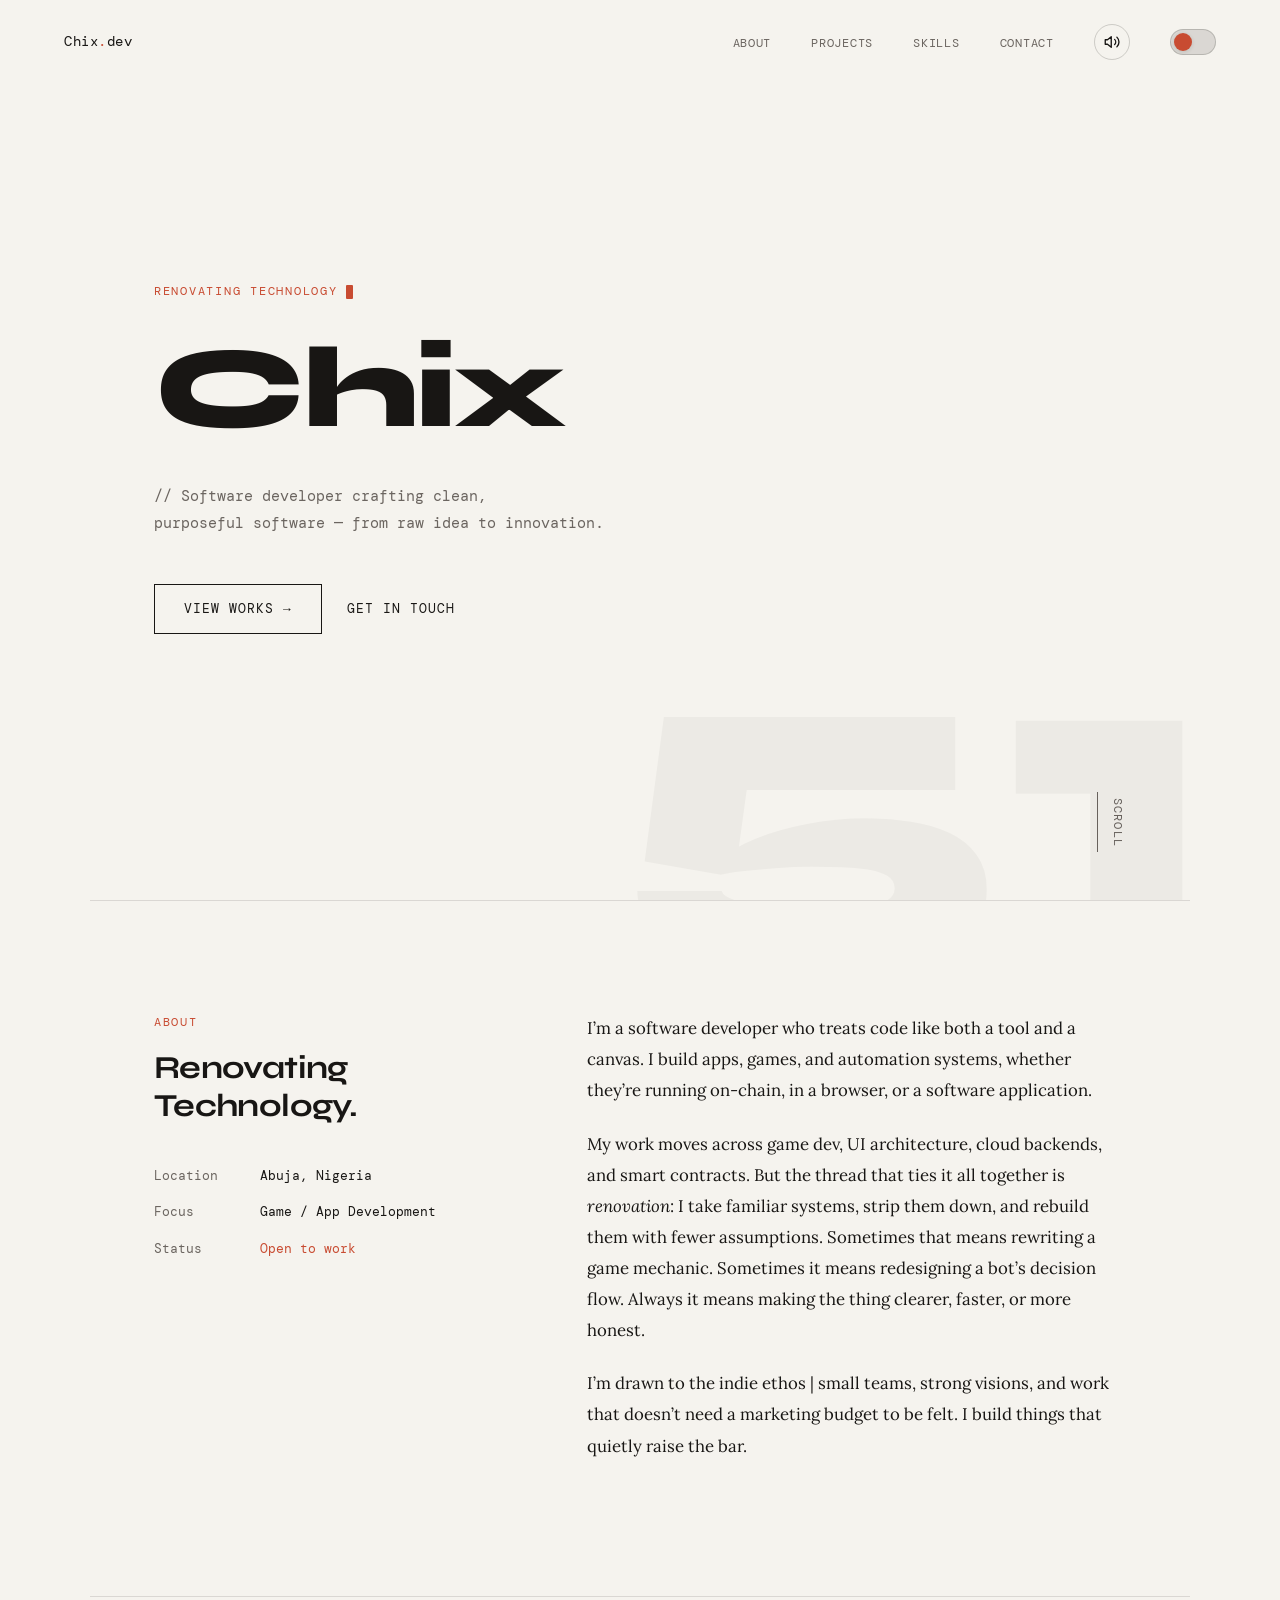
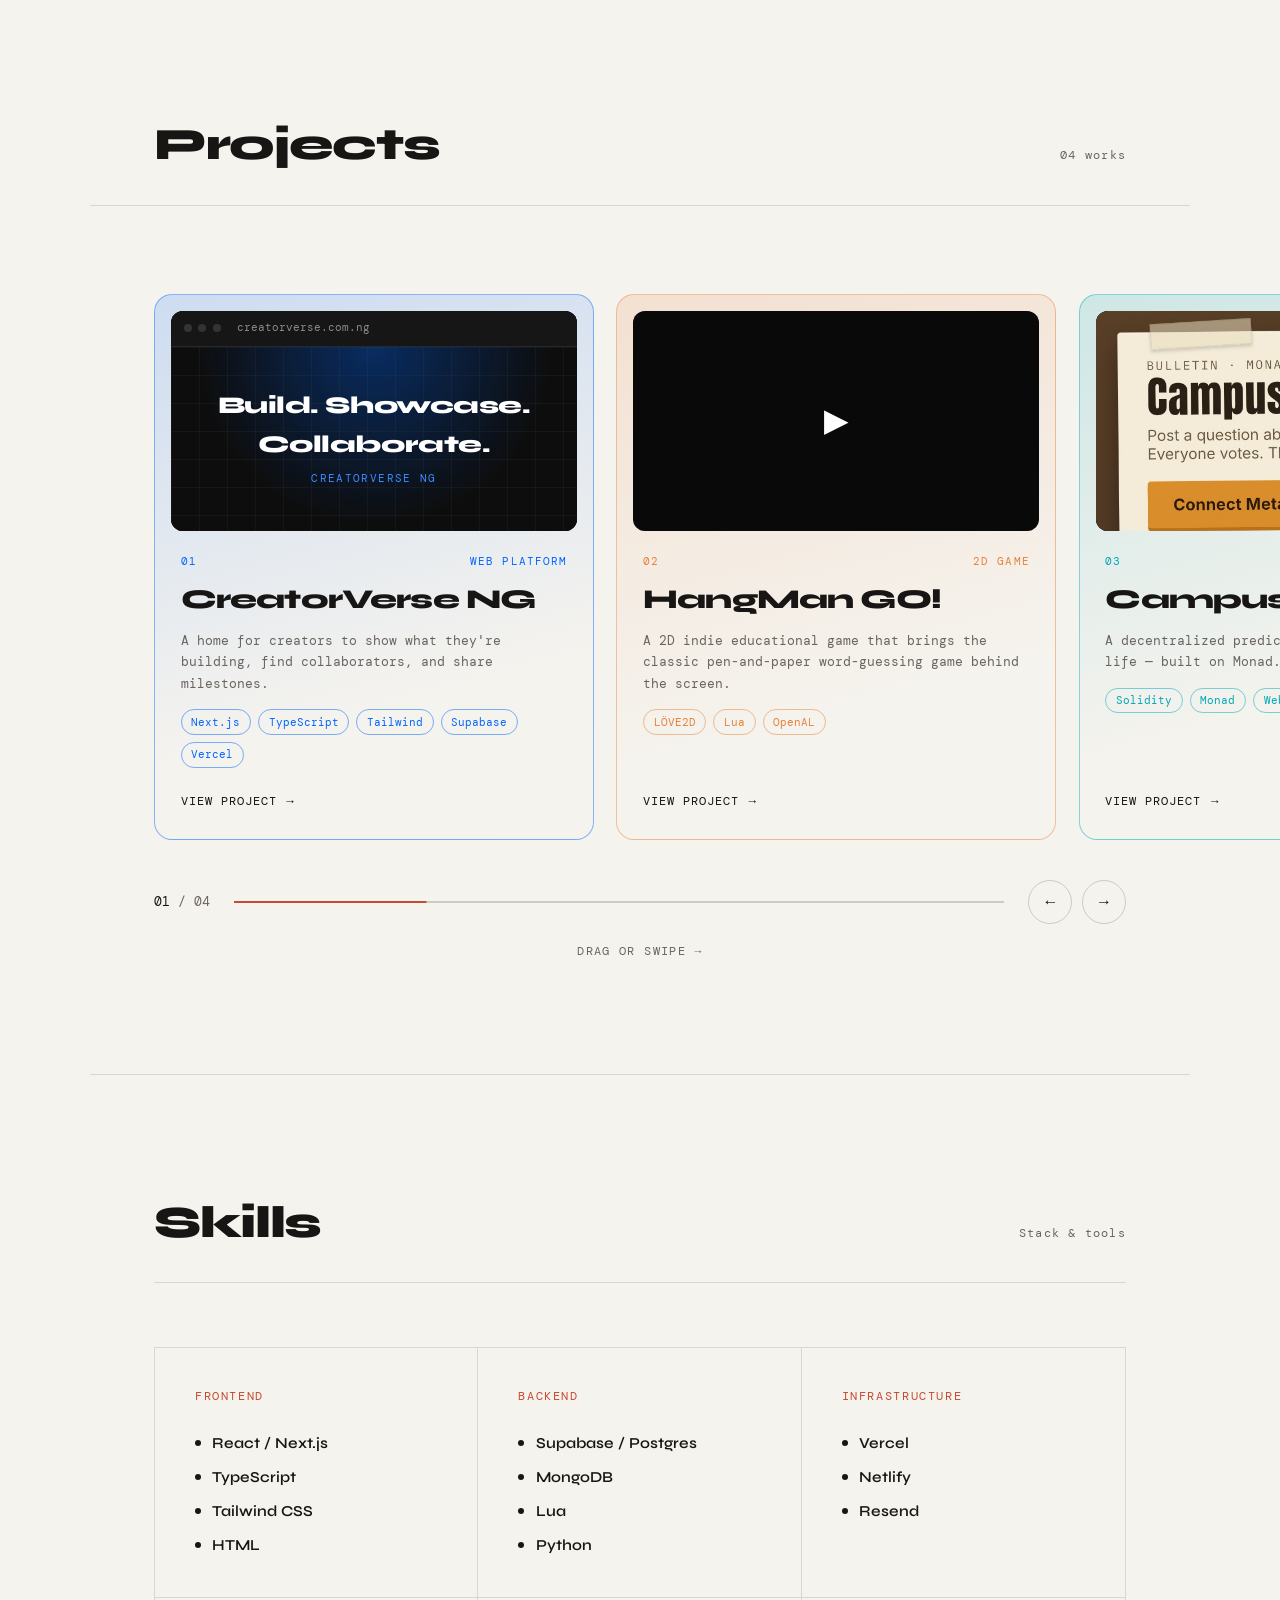
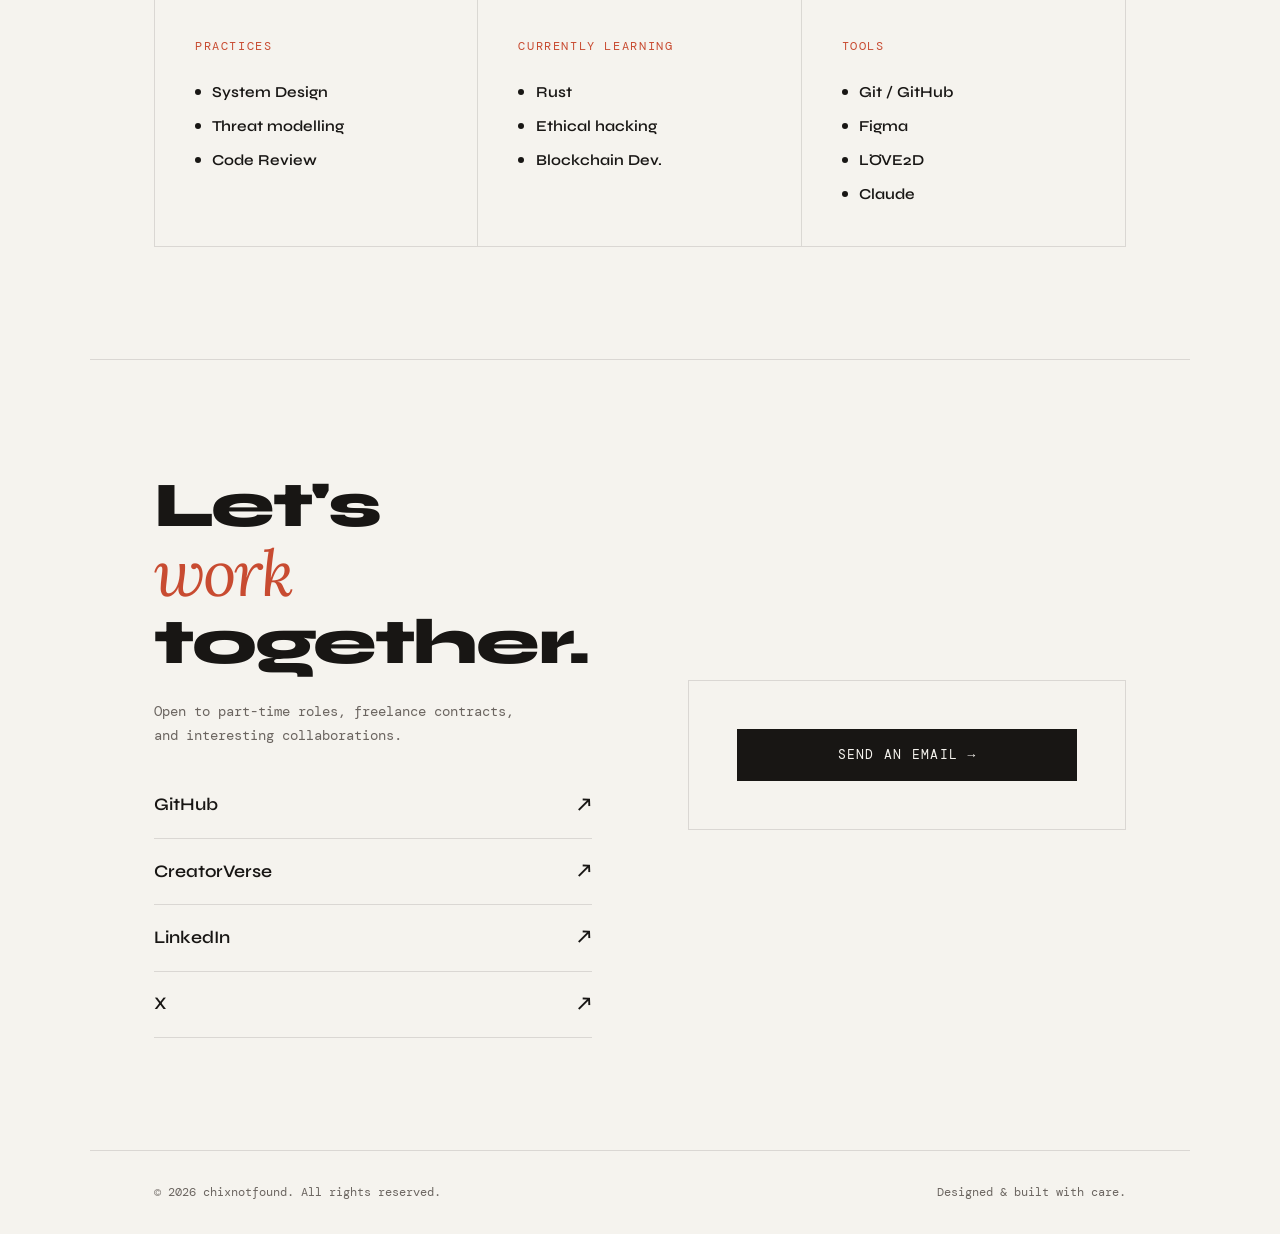
<file: index.html>
<!DOCTYPE html>
<html lang="en" data-theme="light">
<head>
    <meta charset="UTF-8" />
    <meta name="viewport" content="width=device-width, initial-scale=1.0" />
    <title>Chix.dev - A Software Developer's Portfolio.</title>
    <meta name="description" content="Chix.dev is a software developer specializing in game development, web apps, and blockchain solutions." />
    <meta name="robots" content="index, follow" />
    <link rel="canonical" href="https://www.chix-dev.name.ng/" />
    <!-- ===== FAVICONS ===== -->
    <link rel="icon" href="/favicon.ico" sizes="any" />
    <link rel="icon" type="image/png" sizes="32x32" href="/favicon-32x32.png" />
    <link rel="apple-touch-icon" sizes="180x180" href="/apple-touch-icon.png" />
    <!-- ===== THEME COLOR ===== -->
    <meta name="theme-color" content="#C84B31" />
    <!-- Open Graph / Social Media -->
    <meta property="og:type" content="website">
    <meta property="og:url" content="https://www.chix-dev.name.ng/">
    <meta property="og:title" content="Chix.dev">
    <meta property="og:description" content="A simple portfolio website by Chix. Check out the major projects I've worked on.">
    <meta property="og:image" content="https://www.chix-dev.name.ng/image/og.jpg">
    <meta property="og:image:secure_url" content="https://www.chix-dev.name.ng/image/og.jpg">
    <meta property="og:image:type" content="image/jpeg">
    <meta property="og:image:width" content="1200">
    <meta property="og:image:height" content="630">
    <meta property="og:image:alt" content="Chix.dev portfolio — software developer, game dev, and blockchain projects" />
    <meta property="og:site_name" content="Chix.dev" />
    <meta property="og:locale" content="en_US" />
    <!-- Twitter Card -->
    <meta name="twitter:card" content="summary_large_image">
    <meta name="twitter:title" content="Chix.dev">
    <meta name="twitter:description" content="A simple portfolio website by Chix. Check out the major projects I've worked on.">
    <meta name="twitter:image" content="https://www.chix-dev.name.ng/image/og.jpg">
    <meta name="twitter:image:alt" content="Chix.dev portfolio — software developer, game dev, and blockchain projects" />
    <link rel="preconnect" href="https://fonts.googleapis.com" />
    <link rel="preconnect" href="https://fonts.gstatic.com" crossorigin />
    <link href="https://fonts.googleapis.com/css2?family=Syne:wght@400;600;700;800&family=DM+Mono:ital,wght@0,300;0,400;1,300&family=Lora:ital,wght@0,400;1,400&display=swap" rel="stylesheet" />

    <script>try{var t=localStorage.getItem("theme")||(matchMedia("(prefers-color-scheme:dark)").matches?"dark":"light");document.documentElement.dataset.theme=t}catch(e){}</script>
    <link rel="stylesheet" href="assets/site.css" />
</head>
<body>


    <!-- Nav -->
    <nav id="navbar">
        <a href="#hero" class="nav-logo">Chix<span>.</span>dev</a>
        <div class="nav-inner">
            <ul class="nav-links">
                <li><a href="#about">About</a></li>
                <li><a href="#projects">Projects</a></li>
                <li><a href="#skills">Skills</a></li>
                <li><a href="#contact">Contact</a></li>
            </ul>
            <button class="nav-burger" id="navBurger" aria-label="Toggle menu" aria-expanded="false"><span></span></button>
            <button class="theme-toggle" id="themeToggle" aria-label="Toggle dark mode">
                <span class="theme-toggle-thumb"></span>
            </button>
        </div>
    </nav>

    <!-- Hero -->
    <section id="hero">
        <div class="hero-label">Renovating Technology</div>
        <h1 class="hero-name" id="heroName" aria-label="Chix dot dev"><span class="hn-main" aria-hidden="true">Chix</span><span class="hn-dev" aria-hidden="true"><i style="--k:0">.</i><i style="--k:1">d</i><i style="--k:2">e</i><i style="--k:3">v</i></span></h1>
        <p class="hero-tagline">
            // Software developer crafting clean,<br />
            purposeful software — from raw idea to innovation.
        </p>
        <div class="hero-cta">
            <a href="#projects" class="btn btn-pulse">View Works →</a>
            <a href="#contact" class="btn btn-ghost">Get in Touch</a>
        </div>
        <div class="hero-scroll">scroll</div>
        <div class="hero-bg-number">51</div>
    </section>

    <div class="divider"></div>

    <!-- About -->
    <section id="about">
        <div class="about-sticky reveal-left">
            <div class="about-label">About</div>
            <h2 class="about-heading">Renovating Technology.</h2>
            <div class="about-meta">
                <div class="meta-row"><span class="meta-key">Location</span><span class="meta-val">Abuja, Nigeria</span></div>
                <div class="meta-row"><span class="meta-key">Focus</span><span class="meta-val">Game / App Development</span></div>
                <!-- <div class="meta-row"><span class="meta-key">Experience</span><span class="meta-val"> years</span></div> -->
                <div class="meta-row"><span class="meta-key">Status</span><span class="meta-val" style="color:var(--accent)">Open to work</span></div>
            </div>
        </div>
        <div class="reveal-right">
            <p class="about-text">
                I’m a software developer who treats code like both a tool and a canvas.
                I build apps, games, and automation systems, whether
                they’re running on-chain, in a browser, or a software application.
              </p>
              <p class="about-text">
                My work moves across game dev, UI architecture, cloud backends, and smart
                contracts. But the thread that ties it all together is <em>renovation</em>:
                I take familiar systems, strip them down, and rebuild them with fewer
                assumptions. Sometimes that means rewriting a game mechanic. Sometimes it
                means redesigning a bot’s decision flow. Always it means making the thing
                clearer, faster, or more honest.
              </p>
              <p class="about-text">
                I’m drawn to the indie ethos | small teams, strong visions, and work that
                doesn’t need a marketing budget to be felt. I build things that quietly
                raise the bar.
              </p>
        </div>
    </section>

    <div class="divider"></div>

    <!-- Projects -->
    <section id="projects">
        <div class="section-header reveal">
            <h2 class="section-heading">Projects</h2>
            <span class="section-count">04 works</span>
        </div>
        <div class="rail-wrap reveal">
        <div class="rail" id="rail" tabindex="0" aria-label="Projects — swipe or use arrows">
            <a class="pcard" href="projects/creatorverse.html" style="--c:#0066FF" aria-label="CreatorVerse NG — view project">
                <div class="pcard-visual"><div class="cv-visual"><div class="cv-bar"><i></i><i></i><i></i><span>creatorverse.com.ng</span></div><div class="cv-body"><div><strong>Build. Showcase. Collaborate.</strong><small>CreatorVerse NG</small></div><img src="https://www.creatorverse.com.ng/og-image.jpg" alt="" loading="lazy" onerror="this.remove()"></div></div></div>
                <div class="pcard-body">
                    <div class="pcard-top"><span>01</span><span>Web platform</span></div>
                    <h3 class="pcard-title">CreatorVerse NG</h3>
                    <p class="pcard-desc">A home for creators to show what they're building, find collaborators, and share milestones.</p>
                    <div class="pcard-tags"><span>Next.js</span><span>TypeScript</span><span>Tailwind</span><span>Supabase</span><span>Vercel</span></div>
                    <span class="pcard-cta">View project <i>→</i></span>
                </div>
            </a>
            <a class="pcard" href="projects/hangman-go.html" style="--c:#E8813A" aria-label="HangMan GO! — view project">
                <div class="pcard-visual"><div class="yt-visual"><img src="https://img.youtube.com/vi/tHtHFlCDyFY/hqdefault.jpg" alt="HangMan GO! gameplay" loading="lazy" onerror="this.remove()"><span class="play">▶</span></div></div>
                <div class="pcard-body">
                    <div class="pcard-top"><span>02</span><span>2D game</span></div>
                    <h3 class="pcard-title">HangMan GO!</h3>
                    <p class="pcard-desc">A 2D indie educational game that brings the classic pen-and-paper word-guessing game behind the screen.</p>
                    <div class="pcard-tags"><span>LÖVE2D</span><span>Lua</span><span>OpenAL</span></div>
                    <span class="pcard-cta">View project <i>→</i></span>
                </div>
            </a>
            <a class="pcard" href="projects/campuspredict.html" style="--c:#00A8B8" aria-label="CampusPredict — view project">
                <div class="pcard-visual"><div class="img-visual" data-label="CampusPredict"><img src="image/campuspredict.png" alt="CampusPredict app screenshot" loading="lazy" onerror="this.remove()"></div></div>
                <div class="pcard-body">
                    <div class="pcard-top"><span>03</span><span>Web3 dApp</span></div>
                    <h3 class="pcard-title">CampusPredict</h3>
                    <p class="pcard-desc">A decentralized prediction market for campus life — built on Monad.</p>
                    <div class="pcard-tags"><span>Solidity</span><span>Monad</span><span>Web3.js</span><span>MetaMask</span></div>
                    <span class="pcard-cta">View project <i>→</i></span>
                </div>
            </a>
            <a class="pcard" href="projects/melon-jelly.html" style="--c:#D8283C" aria-label="Melon Jelly — view project">
                <div class="pcard-visual"><div class="img-visual" data-label="Melon Jelly"><img src="image/melon-jelly-og.jpg" alt="Melon Jelly — Material Studies No. 009, a translucent watermelon jelly slice" style="object-position:center" loading="lazy" onerror="this.remove()"></div></div>
                <div class="pcard-body">
                    <div class="pcard-top"><span>04</span><span>WebGPU toy</span></div>
                    <h3 class="pcard-title">Melon Jelly</h3>
                    <p class="pcard-desc">An interactive 3D watermelon jelly you can grab, stretch and wobble — a real-time soft-body simulation.</p>
                    <div class="pcard-tags"><span>WebGPU</span><span>WGSL</span><span>JavaScript</span><span>XPBD</span></div>
                    <span class="pcard-cta">View project <i>→</i></span>
                </div>
            </a>
        </div>
        <div class="rail-ui">
            <div class="rail-count"><b id="railNum">01</b> / 04</div>
            <div class="rail-bar"><span id="railBar"></span></div>
            <div class="rail-btns"><button id="railPrev" aria-label="Previous project">←</button><button id="railNext" aria-label="Next project">→</button></div>
        </div>
        <p class="rail-hint">Drag or swipe →</p>
    </div>
    </section>

    <div class="divider"></div>

    <!-- Skills -->
    <section id="skills">
        <div class="section-header reveal">
            <h2 class="section-heading">Skills</h2>
            <span class="section-count">Stack & tools</span>
        </div>
        <div class="skills-grid reveal-scale">
            <div class="skill-group">
                <div class="skill-group-title">Frontend</div>
                <ul class="skill-list">
                    <li>React / Next.js</li>
                    <li>TypeScript</li>
                    <li>Tailwind CSS</li>
                    <li>HTML</li>
                </ul>
            </div>
            <div class="skill-group">
                <div class="skill-group-title">Backend</div>
                <ul class="skill-list">
                    <li>Supabase / Postgres</li>
                    <li>MongoDB</li>
                    <li>Lua</li>
                    <li>Python</li>
                </ul>
            </div>
            <div class="skill-group">
                <div class="skill-group-title">Infrastructure</div>
                <ul class="skill-list">
                    <li>Vercel</li>
                    <li>Netlify</li>
                    <li>Resend</li>
                </ul>
            </div>
            <div class="skill-group">
                <div class="skill-group-title">Practices</div>
                <ul class="skill-list">
                    <li>System Design</li>
                    <li>Threat modelling</li>
                    <li>Code Review</li>
                </ul>
            </div>
            <div class="skill-group">
                <div class="skill-group-title">Currently Learning</div>
                <ul class="skill-list">
                    <li>Rust</li>
                    <li>Ethical hacking</li>
                    <li>Blockchain Dev.</li>
                </ul>
            </div>
            <div class="skill-group">
                <div class="skill-group-title">Tools</div>
                <ul class="skill-list">
                    <li>Git / GitHub</li>
                    <li>Figma</li>
                    <li>LÖVE2D</li>
                    <li>Claude</li>
                </ul>
            </div>
        </div>
    </section>

    <div class="divider"></div>

    <!-- Contact -->
    <section id="contact">
        <div class="contact-left reveal-left">
            <h2 class="contact-heading">Let's<br /><em>work</em><br />together.</h2>
            <p class="contact-sub">
                Open to part-time roles, freelance contracts,<br />
                and interesting collaborations.
            </p>
            <div class="contact-links">
                <a href="https://github.com/404chixnotfound" target="_blank" class="contact-link">
                    GitHub <span>↗</span>
                </a>
                <a href="https://www.creatorverse.com.ng/profile/chix" target="_blank" rel="noopener" class="contact-link">
                    CreatorVerse <span>↗</span>
                </a>
                <a href="https://linkedin.com/in/chixnotfound" target="_blank" class="contact-link">
                    LinkedIn <span>↗</span>
                </a>
                <a href="https://x.com/chixnotfound" target="_blank" class="contact-link">
                    X <span>↗</span>
                </a>
            </div>
        </div>
        <div class="contact-right reveal-right">
            <a href="mailto:chixemmy@gmail.com" class="form-submit" style="display:flex;align-items:center;justify-content:center;text-decoration:none;">
              Send an Email →
            </a>
          </div>
    </section>

    <footer>
        <p>© 2026 chixnotfound. All rights reserved.</p>
        <p>Designed & built with <a href="#">care.</a></p>
    </footer>

    <script src="assets/site.js" defer></script>
</body>
</html>
</file>
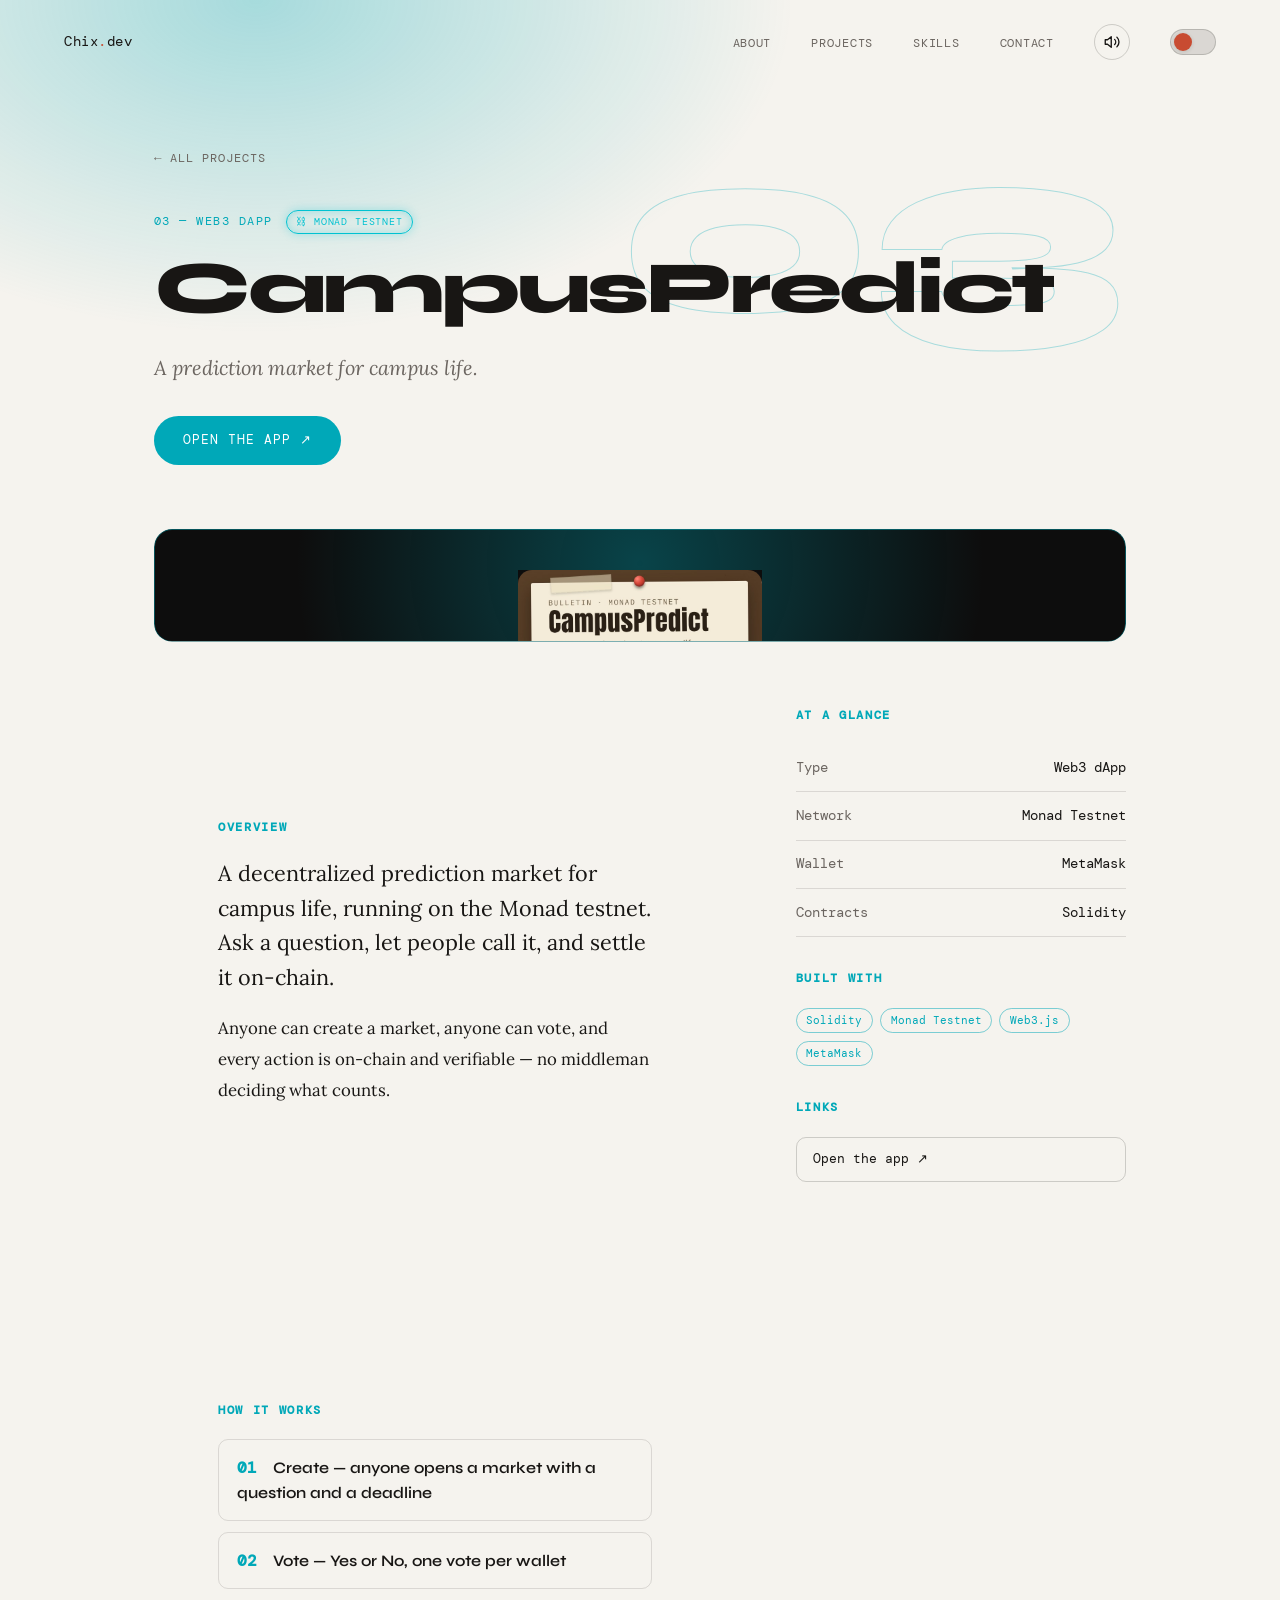
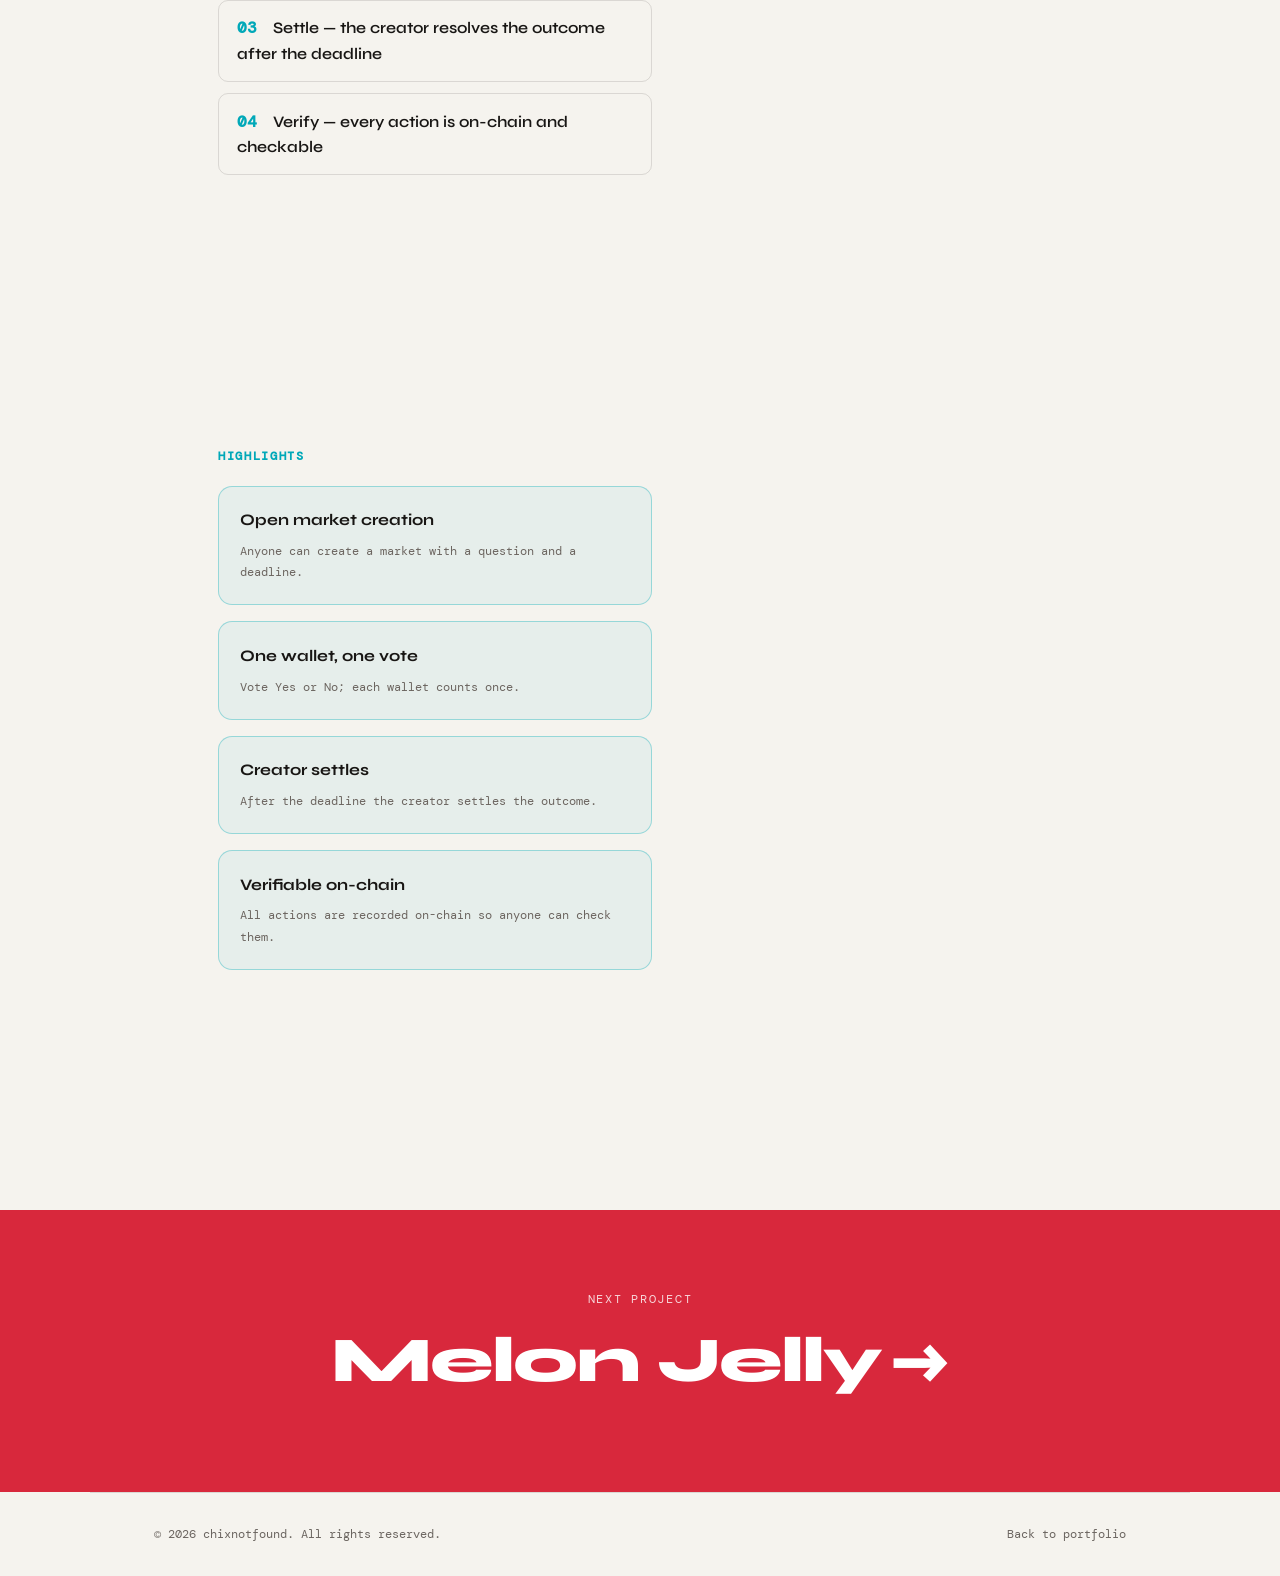
<file: projects/campuspredict.html>
<!DOCTYPE html>
<html lang="en" data-theme="light">
<head>
    <meta charset="UTF-8" /><meta name="viewport" content="width=device-width, initial-scale=1.0" />
    <title>CampusPredict — Chix.dev</title>
    <meta name="description" content="A decentralized prediction market for campus life — built on Monad." />
    <meta property="og:title" content="CampusPredict — Chix.dev" /><meta property="og:description" content="A decentralized prediction market for campus life — built on Monad." />
    <meta property="og:image" content="https://www.chix-dev.name.ng/image/og.jpg" />
    <link rel="icon" href="/favicon.ico" sizes="any" /><link rel="apple-touch-icon" href="/apple-touch-icon.png" />
    <meta name="theme-color" content="#00A8B8" />
    <link rel="preconnect" href="https://fonts.googleapis.com" /><link rel="preconnect" href="https://fonts.gstatic.com" crossorigin />
    <link href="https://fonts.googleapis.com/css2?family=Syne:wght@400;600;700;800&family=DM+Mono:ital,wght@0,300;0,400;1,300&family=Lora:ital,wght@0,400;1,400&display=swap" rel="stylesheet" />
    <script>try{var t=localStorage.getItem("theme")||(matchMedia("(prefers-color-scheme:dark)").matches?"dark":"light");document.documentElement.dataset.theme=t}catch(e){}</script>
    <link rel="stylesheet" href="../assets/site.css" />
    <noscript><style>[data-in]{opacity:1!important;transform:none!important;clip-path:none!important}</style></noscript>
</head>
<body class="detail" style="--c:#00A8B8">
    <div class="pt-cover" aria-hidden="true"><span>CampusPredict</span></div>
    <nav id="navbar" class="scrolled">
        <a href="../index.html" class="nav-logo">Chix<span>.</span>dev</a>
        <div class="nav-inner">
            <ul class="nav-links">
                <li><a href="../index.html#about">About</a></li><li><a href="../index.html#projects">Projects</a></li>
                <li><a href="../index.html#skills">Skills</a></li><li><a href="../index.html#contact">Contact</a></li>
            </ul>
            <button class="nav-burger" id="navBurger" aria-label="Toggle menu" aria-expanded="false"><span></span></button>
            <button class="theme-toggle" id="themeToggle" aria-label="Toggle dark mode"><span class="theme-toggle-thumb"></span></button>
        </div>
    </nav>
    <header class="d-hero">
        <a class="d-back" href="../index.html#projects">← All projects</a>
        <div class="d-ghost" aria-hidden="true">03</div>
        <div class="d-meta">03 — Web3 dApp <span class="chain-badge">⛓ Monad Testnet</span></div>
        <h1 class="d-title" aria-label="CampusPredict"><span class="w"><span class="ch" style="--i:1">C</span><span class="ch" style="--i:2">a</span><span class="ch" style="--i:3">m</span><span class="ch" style="--i:4">p</span><span class="ch" style="--i:5">u</span><span class="ch" style="--i:6">s</span><span class="ch" style="--i:7">P</span><span class="ch" style="--i:8">r</span><span class="ch" style="--i:9">e</span><span class="ch" style="--i:10">d</span><span class="ch" style="--i:11">i</span><span class="ch" style="--i:12">c</span><span class="ch" style="--i:13">t</span></span></h1>
        <p class="d-tag">A prediction market for campus life.</p>
        <div class="d-actions"><a class="d-cta" href="https://campuspredict.netlify.app" target="_blank" rel="noopener">Open the app ↗</a></div>
    </header>
    <main class="d-main">
        <div class="d-visual portrait" data-in><div class="img-visual" data-label="CampusPredict"><img src="../image/campuspredict.png" alt="CampusPredict app screenshot" loading="lazy" onerror="this.remove()"></div></div>
        <div class="d-grid">
            <div><section class="d-sec" data-in style="--d:0s"><h2 class="d-h">Overview</h2><p class="d-lead">A decentralized prediction market for campus life, running on the Monad testnet. Ask a question, let people call it, and settle it on-chain.</p><p class="about-text">Anyone can create a market, anyone can vote, and every action is on-chain and verifiable — no middleman deciding what counts.</p></section><section class="d-sec" data-in style="--d:0s"><h2 class="d-h">How it works</h2><ol class="d-steps"><li>Create — anyone opens a market with a question and a deadline</li><li>Vote — Yes or No, one vote per wallet</li><li>Settle — the creator resolves the outcome after the deadline</li><li>Verify — every action is on-chain and checkable</li></ol></section><section class="d-sec" data-in style="--d:0s"><h2 class="d-h">Highlights</h2><div class="d-feat-grid"><div class="d-card"><h4>Open market creation</h4><p>Anyone can create a market with a question and a deadline.</p></div><div class="d-card"><h4>One wallet, one vote</h4><p>Vote Yes or No; each wallet counts once.</p></div><div class="d-card"><h4>Creator settles</h4><p>After the deadline the creator settles the outcome.</p></div><div class="d-card"><h4>Verifiable on-chain</h4><p>All actions are recorded on-chain so anyone can check them.</p></div></div></section></div>
            <aside class="d-side" data-in style="--d:.15s"><h3 class="d-h small" style="margin-top:0">At a glance</h3><div class="meta-row"><span class="meta-key">Type</span><span class="meta-val">Web3 dApp</span></div><div class="meta-row"><span class="meta-key">Network</span><span class="meta-val">Monad Testnet</span></div><div class="meta-row"><span class="meta-key">Wallet</span><span class="meta-val">MetaMask</span></div><div class="meta-row"><span class="meta-key">Contracts</span><span class="meta-val">Solidity</span></div>
                <h3 class="d-h small">Built with</h3><div class="pcard-tags d-stack"><span>Solidity</span><span>Monad Testnet</span><span>Web3.js</span><span>MetaMask</span></div>
                <h3 class="d-h small">Links</h3><div class="d-links"><a href="https://campuspredict.netlify.app" target="_blank" rel="noopener">Open the app ↗</a></div></aside>
        </div>
    </main>
    <a class="d-next" href="melon-jelly.html" style="--n:#D8283C"><span>Next project</span><strong>Melon Jelly <i>→</i></strong></a>
    <footer><p>© 2026 chixnotfound. All rights reserved.</p><p><a href="../index.html">Back to portfolio</a></p></footer>
    <script src="../assets/site.js" defer></script>
</body>
</html>
</file>
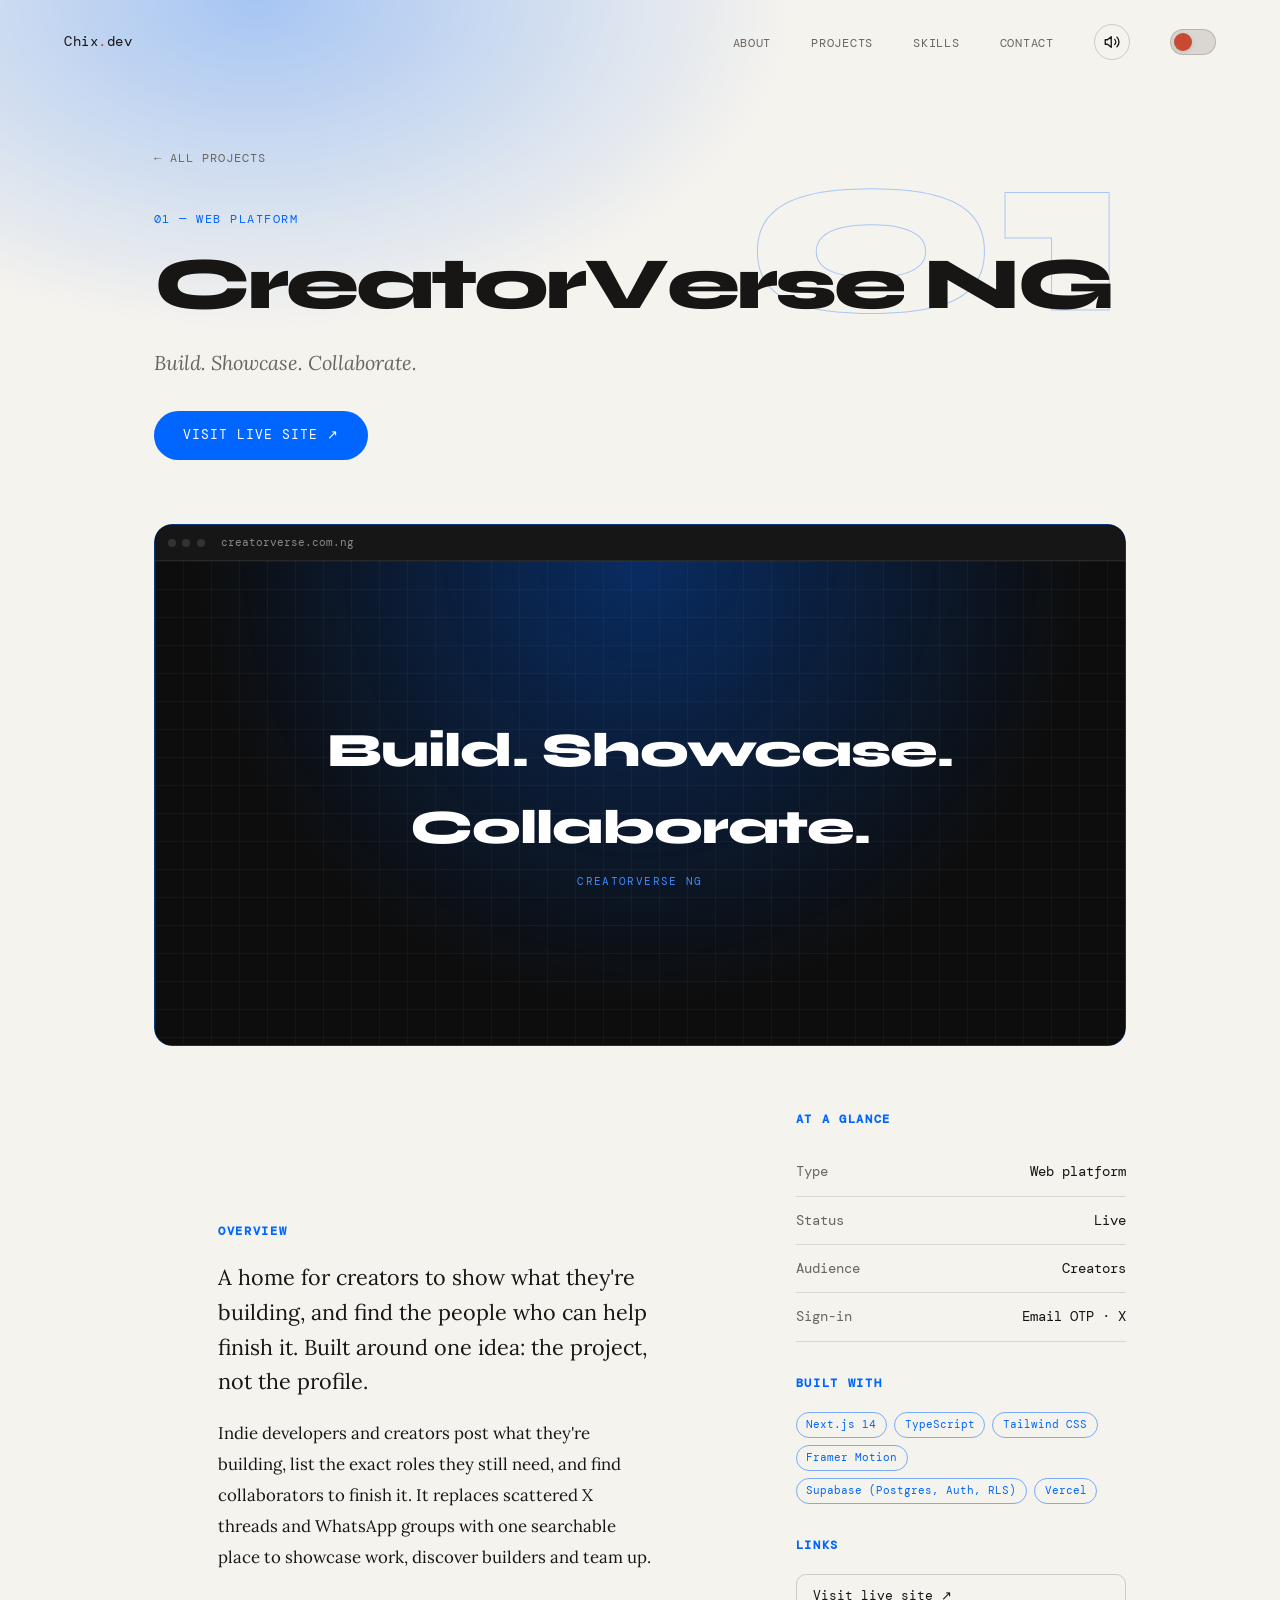
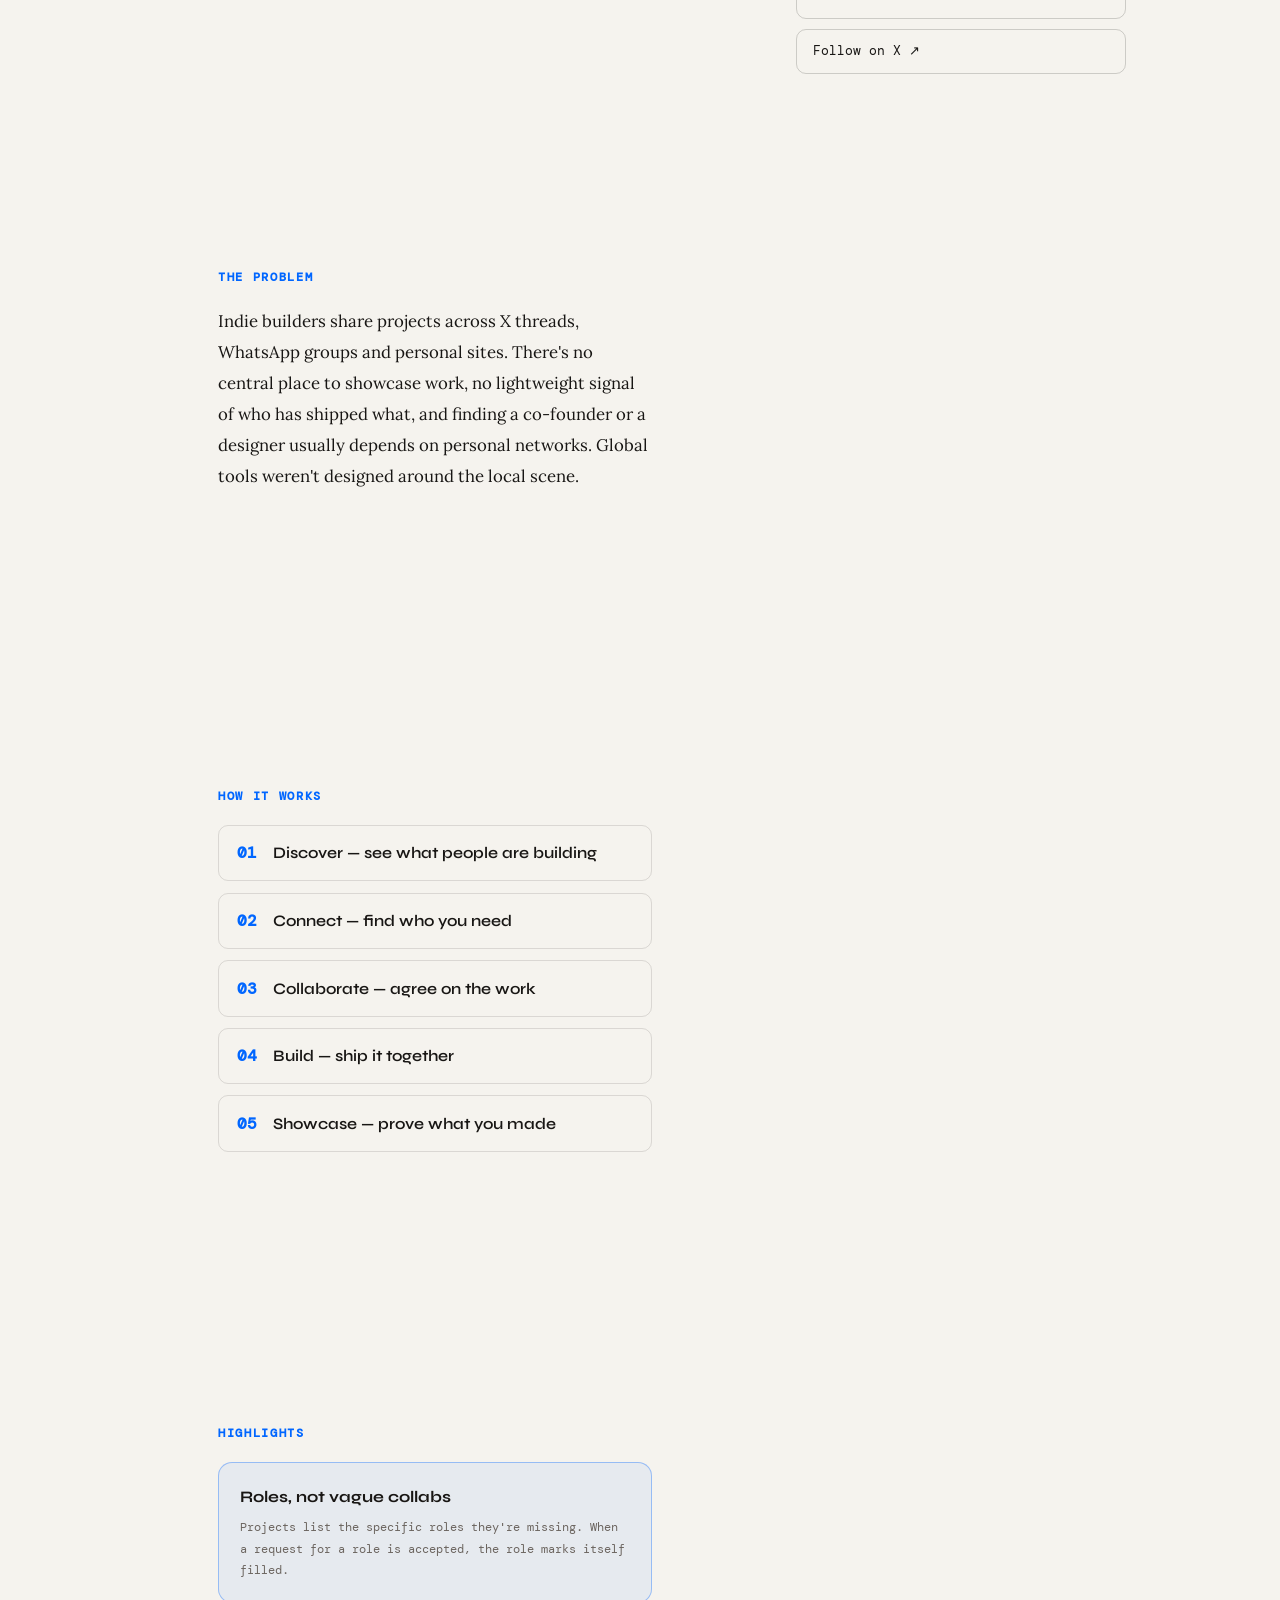
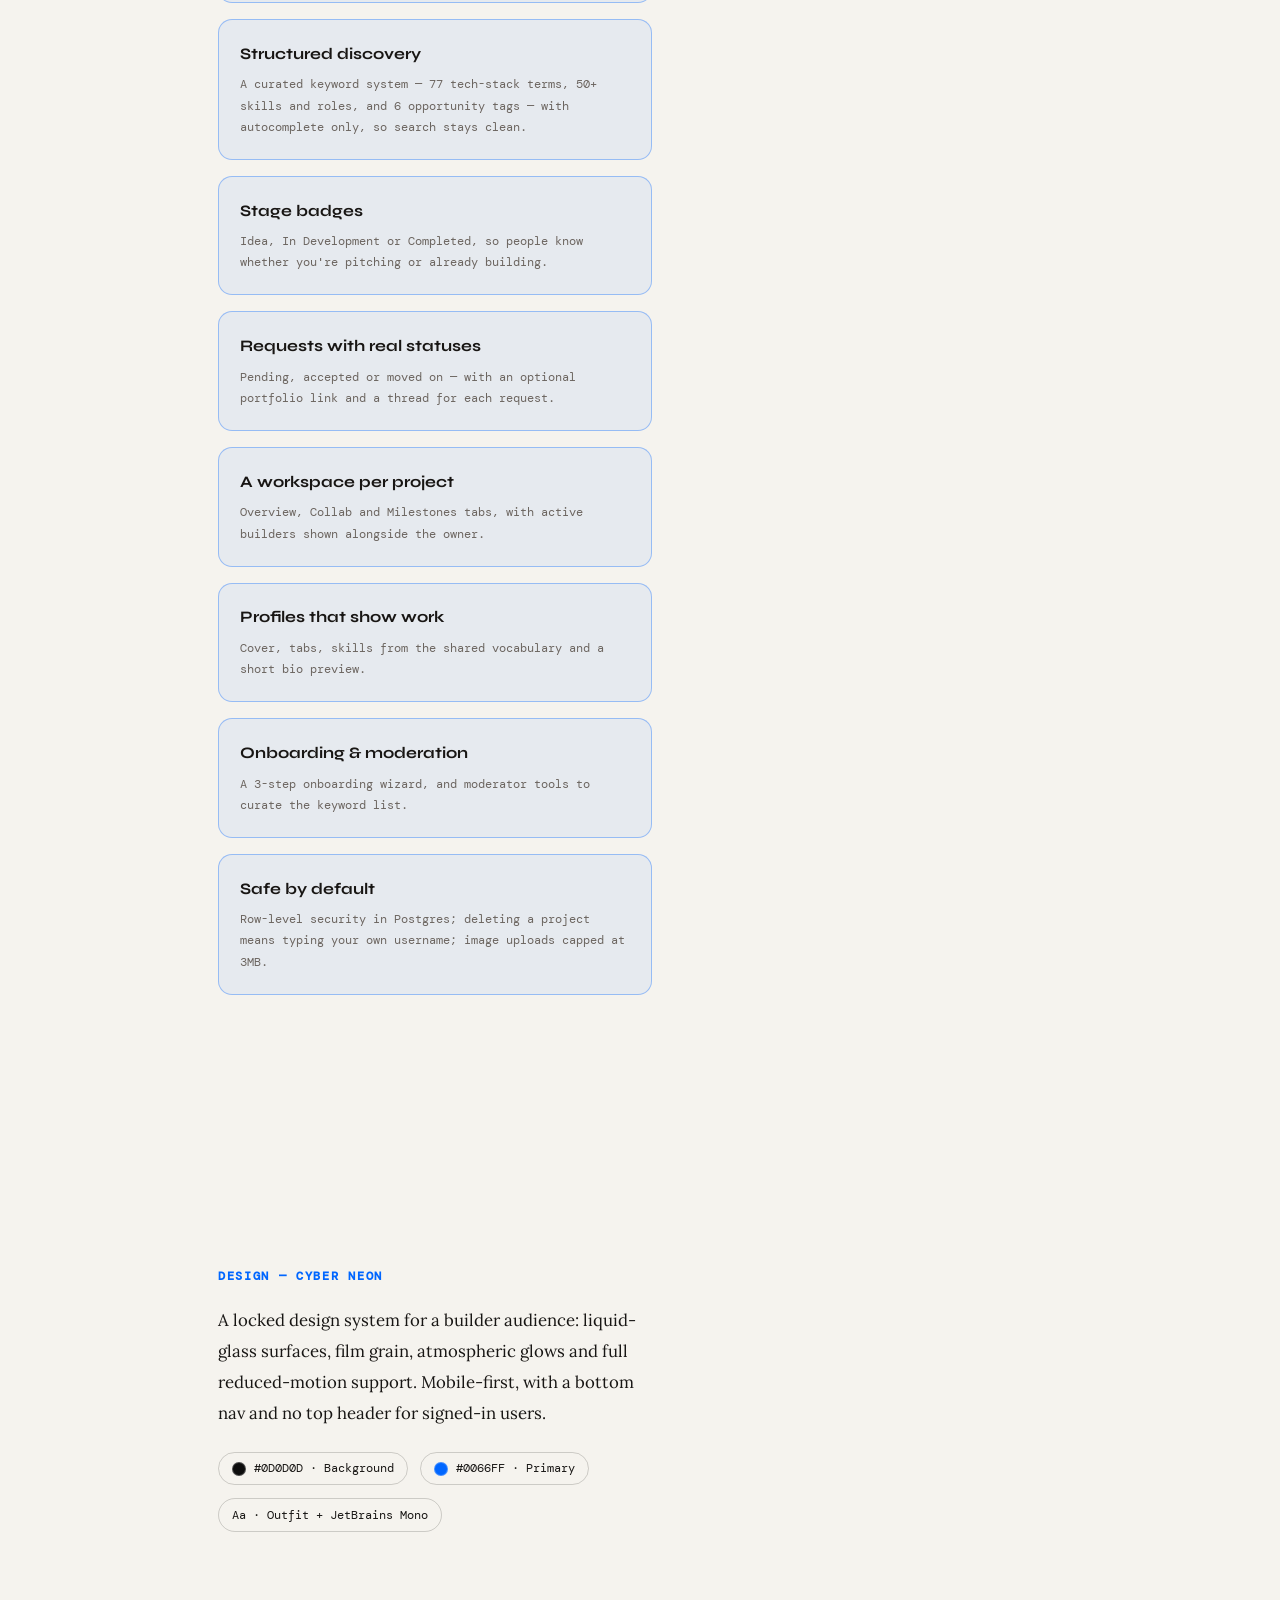
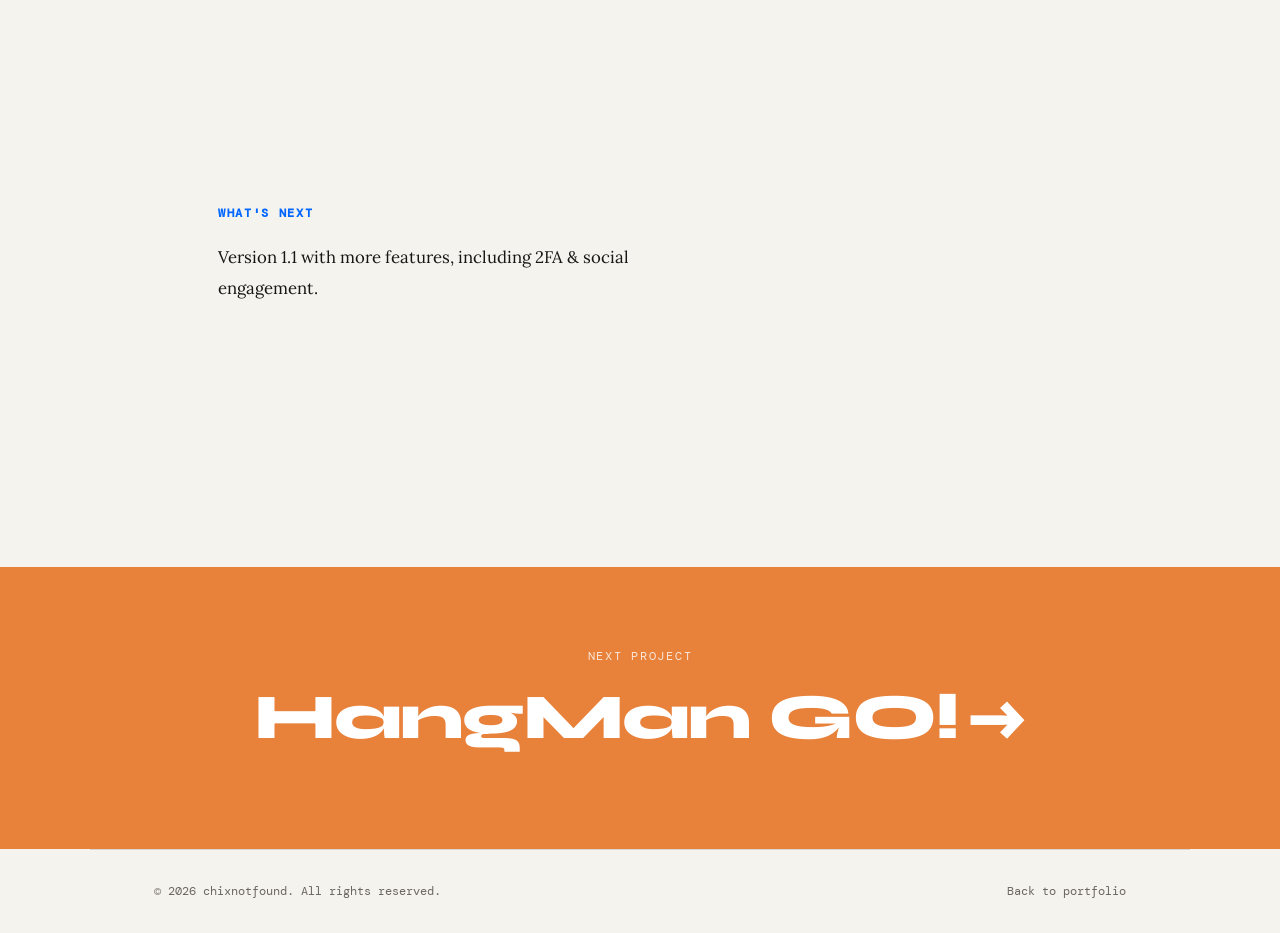
<file: projects/creatorverse.html>
<!DOCTYPE html>
<html lang="en" data-theme="light">
<head>
    <meta charset="UTF-8" /><meta name="viewport" content="width=device-width, initial-scale=1.0" />
    <title>CreatorVerse NG — Chix.dev</title>
    <meta name="description" content="A home for indie creators to show what they're building — and find the people who can help finish it." />
    <meta property="og:title" content="CreatorVerse NG — Chix.dev" /><meta property="og:description" content="A home for indie creators to show what they're building — and find the people who can help finish it." />
    <meta property="og:image" content="https://www.chix-dev.name.ng/image/og.jpg" />
    <link rel="icon" href="/favicon.ico" sizes="any" /><link rel="apple-touch-icon" href="/apple-touch-icon.png" />
    <meta name="theme-color" content="#0066FF" />
    <link rel="preconnect" href="https://fonts.googleapis.com" /><link rel="preconnect" href="https://fonts.gstatic.com" crossorigin />
    <link href="https://fonts.googleapis.com/css2?family=Syne:wght@400;600;700;800&family=DM+Mono:ital,wght@0,300;0,400;1,300&family=Lora:ital,wght@0,400;1,400&display=swap" rel="stylesheet" />
    <script>try{var t=localStorage.getItem("theme")||(matchMedia("(prefers-color-scheme:dark)").matches?"dark":"light");document.documentElement.dataset.theme=t}catch(e){}</script>
    <link rel="stylesheet" href="../assets/site.css" />
    <noscript><style>[data-in]{opacity:1!important;transform:none!important;clip-path:none!important}</style></noscript>
</head>
<body class="detail" style="--c:#0066FF">
    <div class="pt-cover" aria-hidden="true"><span>CreatorVerse NG</span></div>
    <nav id="navbar" class="scrolled">
        <a href="../index.html" class="nav-logo">Chix<span>.</span>dev</a>
        <div class="nav-inner">
            <ul class="nav-links">
                <li><a href="../index.html#about">About</a></li><li><a href="../index.html#projects">Projects</a></li>
                <li><a href="../index.html#skills">Skills</a></li><li><a href="../index.html#contact">Contact</a></li>
            </ul>
            <button class="nav-burger" id="navBurger" aria-label="Toggle menu" aria-expanded="false"><span></span></button>
            <button class="theme-toggle" id="themeToggle" aria-label="Toggle dark mode"><span class="theme-toggle-thumb"></span></button>
        </div>
    </nav>
    <header class="d-hero">
        <a class="d-back" href="../index.html#projects">← All projects</a>
        <div class="d-ghost" aria-hidden="true">01</div>
        <div class="d-meta">01 — Web platform </div>
        <h1 class="d-title" aria-label="CreatorVerse NG"><span class="w"><span class="ch" style="--i:1">C</span><span class="ch" style="--i:2">r</span><span class="ch" style="--i:3">e</span><span class="ch" style="--i:4">a</span><span class="ch" style="--i:5">t</span><span class="ch" style="--i:6">o</span><span class="ch" style="--i:7">r</span><span class="ch" style="--i:8">V</span><span class="ch" style="--i:9">e</span><span class="ch" style="--i:10">r</span><span class="ch" style="--i:11">s</span><span class="ch" style="--i:12">e</span></span> <span class="w"><span class="ch" style="--i:13">N</span><span class="ch" style="--i:14">G</span></span></h1>
        <p class="d-tag">Build. Showcase. Collaborate.</p>
        <div class="d-actions"><a class="d-cta" href="https://www.creatorverse.com.ng" target="_blank" rel="noopener">Visit live site ↗</a></div>
    </header>
    <main class="d-main">
        <div class="d-visual" data-in><div class="cv-visual"><div class="cv-bar"><i></i><i></i><i></i><span>creatorverse.com.ng</span></div><div class="cv-body"><div><strong>Build. Showcase. Collaborate.</strong><small>CreatorVerse NG</small></div><img src="https://www.creatorverse.com.ng/og-image.jpg" alt="" loading="lazy" onerror="this.remove()"></div></div></div>
        <div class="d-grid">
            <div><section class="d-sec" data-in style="--d:0s"><h2 class="d-h">Overview</h2><p class="d-lead">A home for creators to show what they're building, and find the people who can help finish it. Built around one idea: the project, not the profile.</p><p class="about-text">Indie developers and creators post what they're building, list the exact roles they still need, and find collaborators to finish it. It replaces scattered X threads and WhatsApp groups with one searchable place to showcase work, discover builders and team up.</p></section><section class="d-sec" data-in style="--d:0s"><h2 class="d-h">The problem</h2><p class="about-text">Indie builders share projects across X threads, WhatsApp groups and personal sites. There's no central place to showcase work, no lightweight signal of who has shipped what, and finding a co-founder or a designer usually depends on personal networks. Global tools weren't designed around the local scene.</p></section><section class="d-sec" data-in style="--d:0s"><h2 class="d-h">How it works</h2><ol class="d-steps"><li>Discover — see what people are building</li><li>Connect — find who you need</li><li>Collaborate — agree on the work</li><li>Build — ship it together</li><li>Showcase — prove what you made</li></ol></section><section class="d-sec" data-in style="--d:0s"><h2 class="d-h">Highlights</h2><div class="d-feat-grid"><div class="d-card"><h4>Roles, not vague collabs</h4><p>Projects list the specific roles they're missing. When a request for a role is accepted, the role marks itself filled.</p></div><div class="d-card"><h4>Structured discovery</h4><p>A curated keyword system — 77 tech-stack terms, 50+ skills and roles, and 6 opportunity tags — with autocomplete only, so search stays clean.</p></div><div class="d-card"><h4>Stage badges</h4><p>Idea, In Development or Completed, so people know whether you're pitching or already building.</p></div><div class="d-card"><h4>Requests with real statuses</h4><p>Pending, accepted or moved on — with an optional portfolio link and a thread for each request.</p></div><div class="d-card"><h4>A workspace per project</h4><p>Overview, Collab and Milestones tabs, with active builders shown alongside the owner.</p></div><div class="d-card"><h4>Profiles that show work</h4><p>Cover, tabs, skills from the shared vocabulary and a short bio preview.</p></div><div class="d-card"><h4>Onboarding & moderation</h4><p>A 3-step onboarding wizard, and moderator tools to curate the keyword list.</p></div><div class="d-card"><h4>Safe by default</h4><p>Row-level security in Postgres; deleting a project means typing your own username; image uploads capped at 3MB.</p></div></div></section><section class="d-sec" data-in style="--d:0s"><h2 class="d-h">Design — Cyber Neon</h2><p class="about-text">A locked design system for a builder audience: liquid-glass surfaces, film grain, atmospheric glows and full reduced-motion support. Mobile-first, with a bottom nav and no top header for signed-in users.</p><div class="d-swatches"><span><i style="background:#0D0D0D"></i>#0D0D0D · Background</span><span><i style="background:#0066FF"></i>#0066FF · Primary</span><span>Aa · Outfit + JetBrains Mono</span></div></section><section class="d-sec" data-in style="--d:0s"><h2 class="d-h">What's next</h2><p class="about-text">Version 1.1 with more features, including 2FA & social engagement.</p></section></div>
            <aside class="d-side" data-in style="--d:.15s"><h3 class="d-h small" style="margin-top:0">At a glance</h3><div class="meta-row"><span class="meta-key">Type</span><span class="meta-val">Web platform</span></div><div class="meta-row"><span class="meta-key">Status</span><span class="meta-val">Live</span></div><div class="meta-row"><span class="meta-key">Audience</span><span class="meta-val">Creators</span></div><div class="meta-row"><span class="meta-key">Sign-in</span><span class="meta-val">Email OTP · X</span></div>
                <h3 class="d-h small">Built with</h3><div class="pcard-tags d-stack"><span>Next.js 14</span><span>TypeScript</span><span>Tailwind CSS</span><span>Framer Motion</span><span>Supabase (Postgres, Auth, RLS)</span><span>Vercel</span></div>
                <h3 class="d-h small">Links</h3><div class="d-links"><a href="https://www.creatorverse.com.ng" target="_blank" rel="noopener">Visit live site ↗</a><a href="https://x.com/creatorverse_ng" target="_blank" rel="noopener">Follow on X ↗</a></div></aside>
        </div>
    </main>
    <a class="d-next" href="hangman-go.html" style="--n:#E8813A"><span>Next project</span><strong>HangMan GO! <i>→</i></strong></a>
    <footer><p>© 2026 chixnotfound. All rights reserved.</p><p><a href="../index.html">Back to portfolio</a></p></footer>
    <script src="../assets/site.js" defer></script>
</body>
</html>
</file>
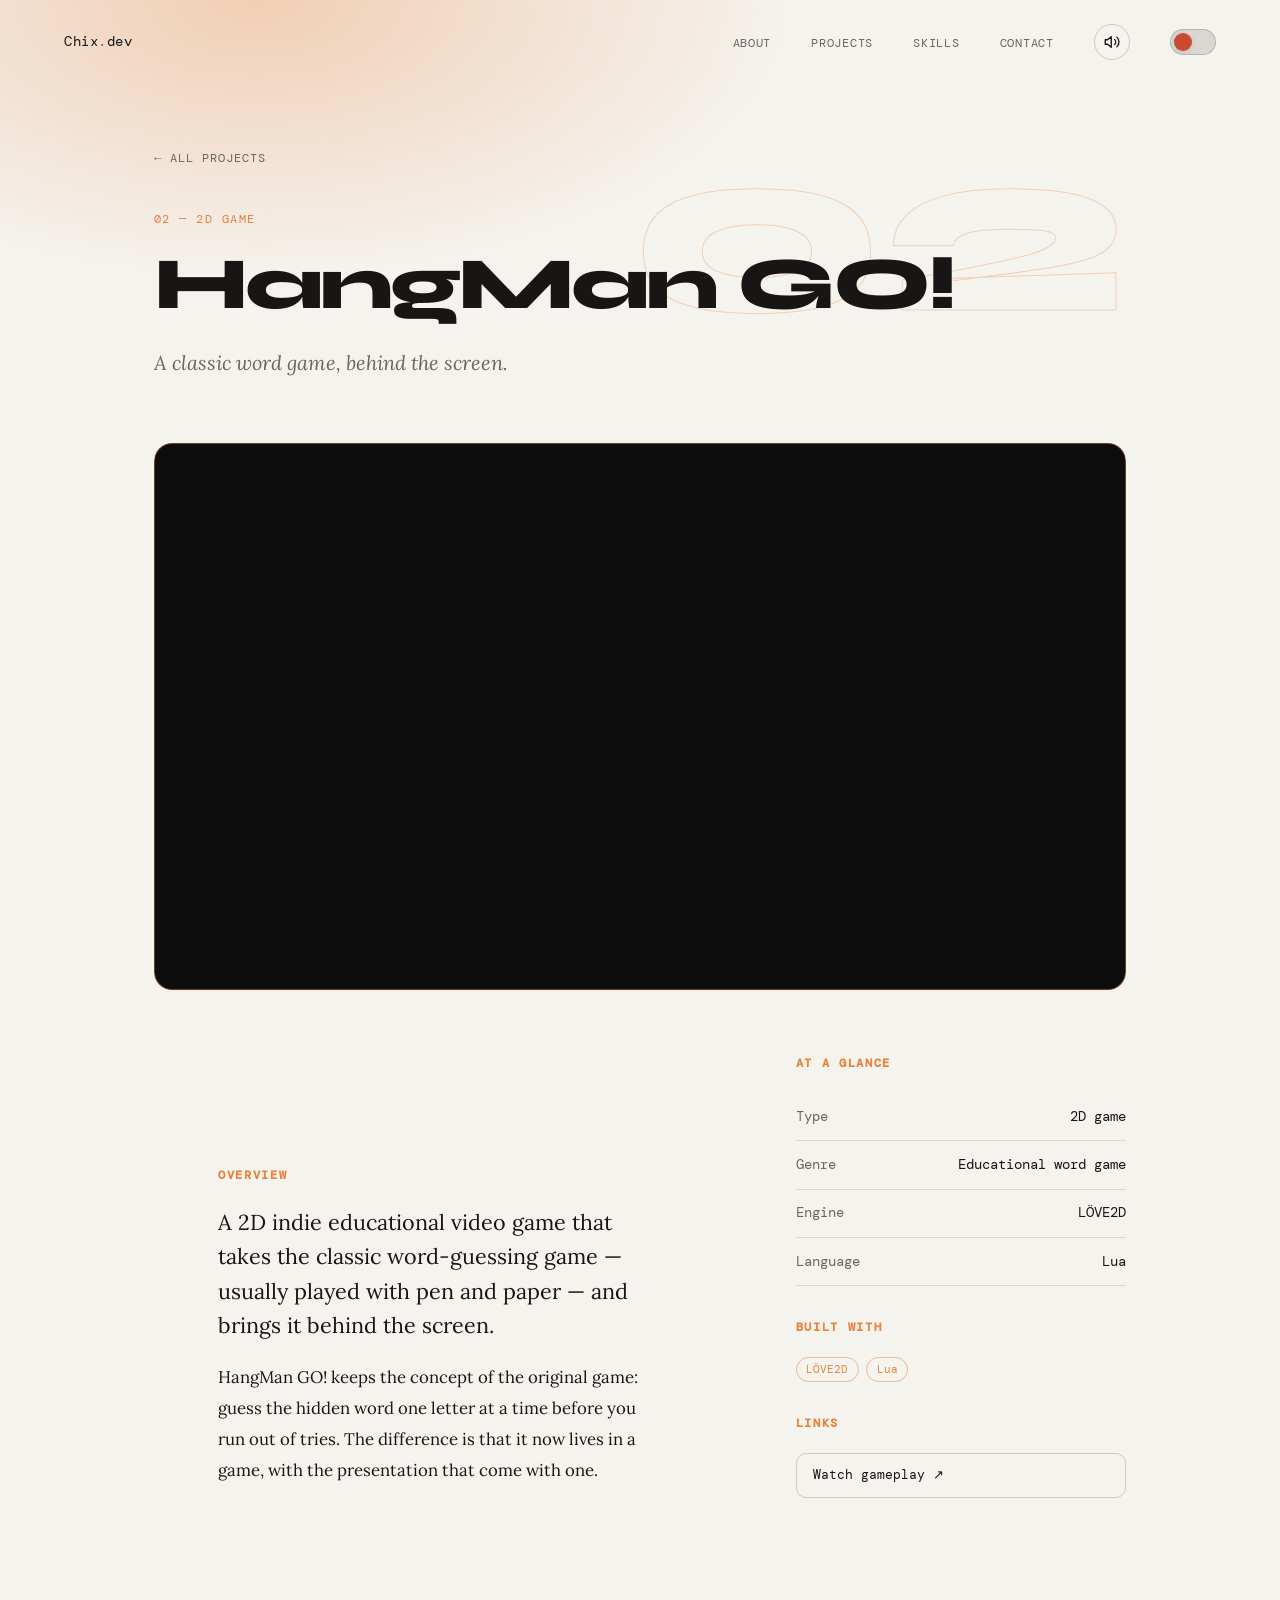
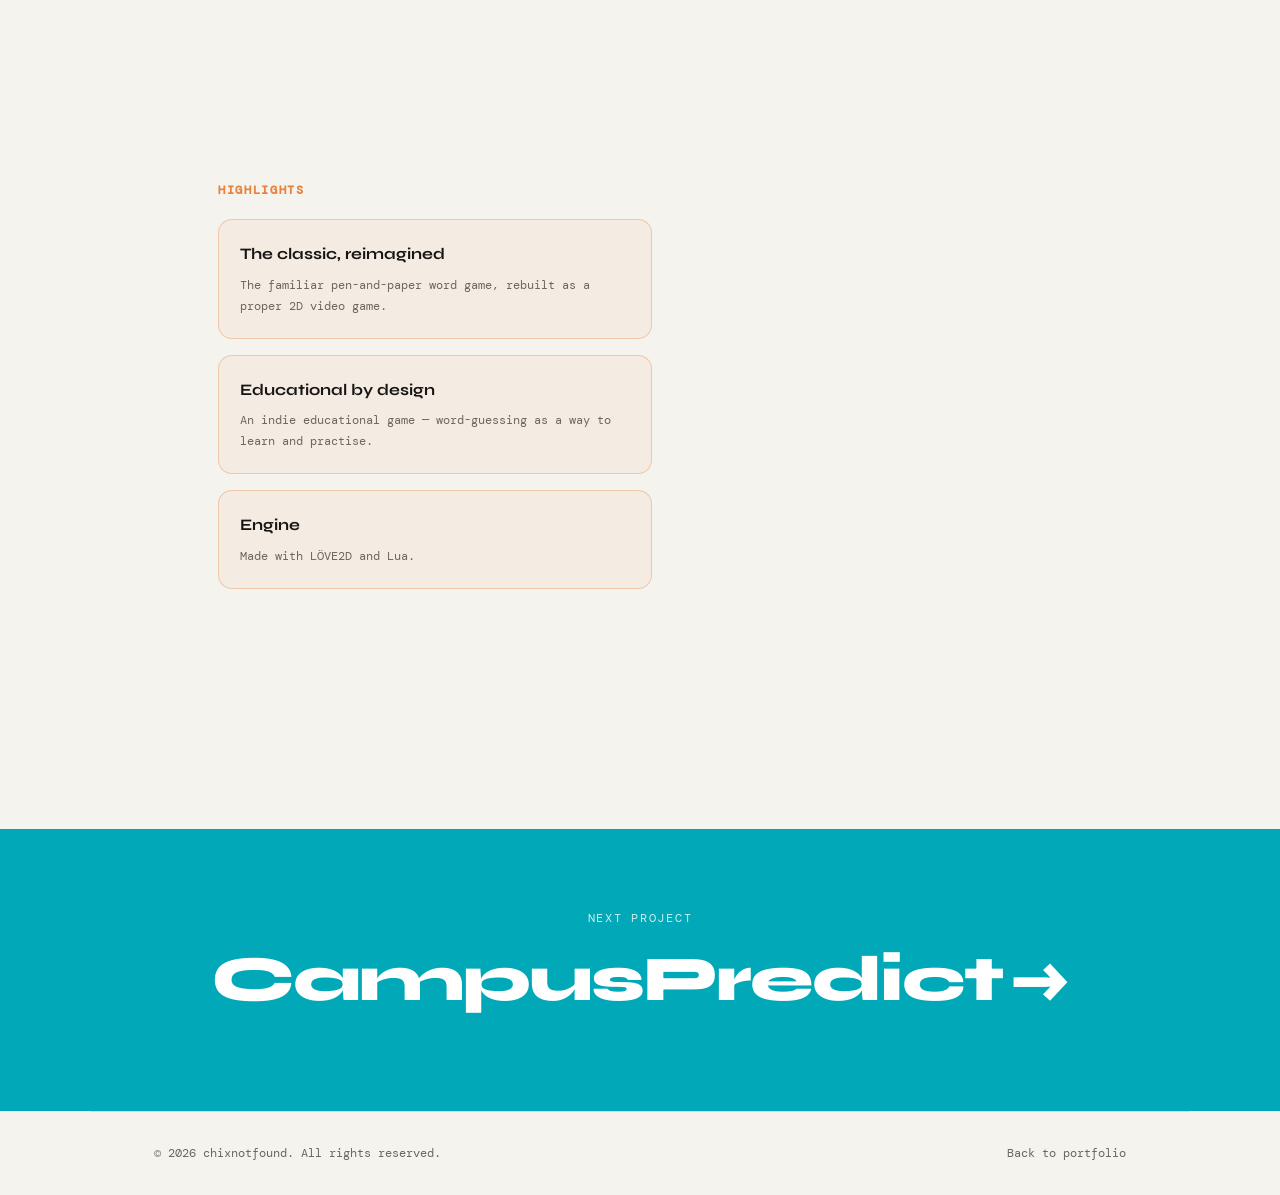
<file: projects/hangman-go.html>
<!DOCTYPE html>
<html lang="en" data-theme="light">
<head>
    <meta charset="UTF-8" /><meta name="viewport" content="width=device-width, initial-scale=1.0" />
    <title>HangMan GO! — Chix.dev</title>
    <meta name="description" content="A 2D indie educational game that brings the classic pen-and-paper word-guessing game behind the screen." />
    <meta property="og:title" content="HangMan GO! — Chix.dev" /><meta property="og:description" content="A 2D indie educational game that brings the classic pen-and-paper word-guessing game behind the screen." />
    <meta property="og:image" content="https://www.chix-dev.name.ng/image/og.jpg" />
    <link rel="icon" href="/favicon.ico" sizes="any" /><link rel="apple-touch-icon" href="/apple-touch-icon.png" />
    <meta name="theme-color" content="#E8813A" />
    <link rel="preconnect" href="https://fonts.googleapis.com" /><link rel="preconnect" href="https://fonts.gstatic.com" crossorigin />
    <link href="https://fonts.googleapis.com/css2?family=Syne:wght@400;600;700;800&family=DM+Mono:ital,wght@0,300;0,400;1,300&family=Lora:ital,wght@0,400;1,400&display=swap" rel="stylesheet" />
    <script>try{var t=localStorage.getItem("theme")||(matchMedia("(prefers-color-scheme:dark)").matches?"dark":"light");document.documentElement.dataset.theme=t}catch(e){}</script>
    <link rel="stylesheet" href="../assets/site.css" />
    <noscript><style>[data-in]{opacity:1!important;transform:none!important;clip-path:none!important}</style></noscript>
</head>
<body class="detail" style="--c:#E8813A">
    <div class="pt-cover" aria-hidden="true"><span>HangMan GO!</span></div>
    <nav id="navbar" class="scrolled">
        <a href="../index.html" class="nav-logo">Chix<span>.</span>dev</a>
        <div class="nav-inner">
            <ul class="nav-links">
                <li><a href="../index.html#about">About</a></li><li><a href="../index.html#projects">Projects</a></li>
                <li><a href="../index.html#skills">Skills</a></li><li><a href="../index.html#contact">Contact</a></li>
            </ul>
            <button class="nav-burger" id="navBurger" aria-label="Toggle menu" aria-expanded="false"><span></span></button>
            <button class="theme-toggle" id="themeToggle" aria-label="Toggle dark mode"><span class="theme-toggle-thumb"></span></button>
        </div>
    </nav>
    <header class="d-hero">
        <a class="d-back" href="../index.html#projects">← All projects</a>
        <div class="d-ghost" aria-hidden="true">02</div>
        <div class="d-meta">02 — 2D game </div>
        <h1 class="d-title" aria-label="HangMan GO!"><span class="w"><span class="ch" style="--i:1">H</span><span class="ch" style="--i:2">a</span><span class="ch" style="--i:3">n</span><span class="ch" style="--i:4">g</span><span class="ch" style="--i:5">M</span><span class="ch" style="--i:6">a</span><span class="ch" style="--i:7">n</span></span> <span class="w"><span class="ch" style="--i:8">G</span><span class="ch" style="--i:9">O</span><span class="ch" style="--i:10">!</span></span></h1>
        <p class="d-tag">A classic word game, behind the screen.</p>
        <div class="d-actions"></div>
    </header>
    <main class="d-main">
        <div class="d-visual" data-in><div class="video-embed"><iframe src="https://www.youtube.com/embed/tHtHFlCDyFY?rel=0" title="HangMan GO! gameplay" loading="lazy" allow="encrypted-media; picture-in-picture" allowfullscreen></iframe></div></div>
        <div class="d-grid">
            <div><section class="d-sec" data-in style="--d:0s"><h2 class="d-h">Overview</h2><p class="d-lead">A 2D indie educational video game that takes the classic word-guessing game — usually played with pen and paper — and brings it behind the screen.</p><p class="about-text">HangMan GO! keeps the concept of the original game: guess the hidden word one letter at a time before you run out of tries. The difference is that it now lives in a game, with the presentation that come with one.</p></section><section class="d-sec" data-in style="--d:0s"><h2 class="d-h">Highlights</h2><div class="d-feat-grid"><div class="d-card"><h4>The classic, reimagined</h4><p>The familiar pen-and-paper word game, rebuilt as a proper 2D video game.</p></div><div class="d-card"><h4>Educational by design</h4><p>An indie educational game — word-guessing as a way to learn and practise.</p></div><div class="d-card"><h4>Engine</h4><p>Made with LÖVE2D and Lua.</p></div></div></section></div>
            <aside class="d-side" data-in style="--d:.15s"><h3 class="d-h small" style="margin-top:0">At a glance</h3><div class="meta-row"><span class="meta-key">Type</span><span class="meta-val">2D game</span></div><div class="meta-row"><span class="meta-key">Genre</span><span class="meta-val">Educational word game</span></div><div class="meta-row"><span class="meta-key">Engine</span><span class="meta-val">LÖVE2D</span></div><div class="meta-row"><span class="meta-key">Language</span><span class="meta-val">Lua</span></div>
                <h3 class="d-h small">Built with</h3><div class="pcard-tags d-stack"><span>LÖVE2D</span><span>Lua</span></div>
                <h3 class="d-h small">Links</h3><div class="d-links"><a href="https://www.youtube.com/watch?v=tHtHFlCDyFY" target="_blank" rel="noopener">Watch gameplay ↗</a></div></aside>
        </div>
    </main>
    <a class="d-next" href="campuspredict.html" style="--n:#00A8B8"><span>Next project</span><strong>CampusPredict <i>→</i></strong></a>
    <footer><p>© 2026 chixnotfound. All rights reserved.</p><p><a href="../index.html">Back to portfolio</a></p></footer>
    <script src="../assets/site.js" defer></script>
</body>
</html>
</file>
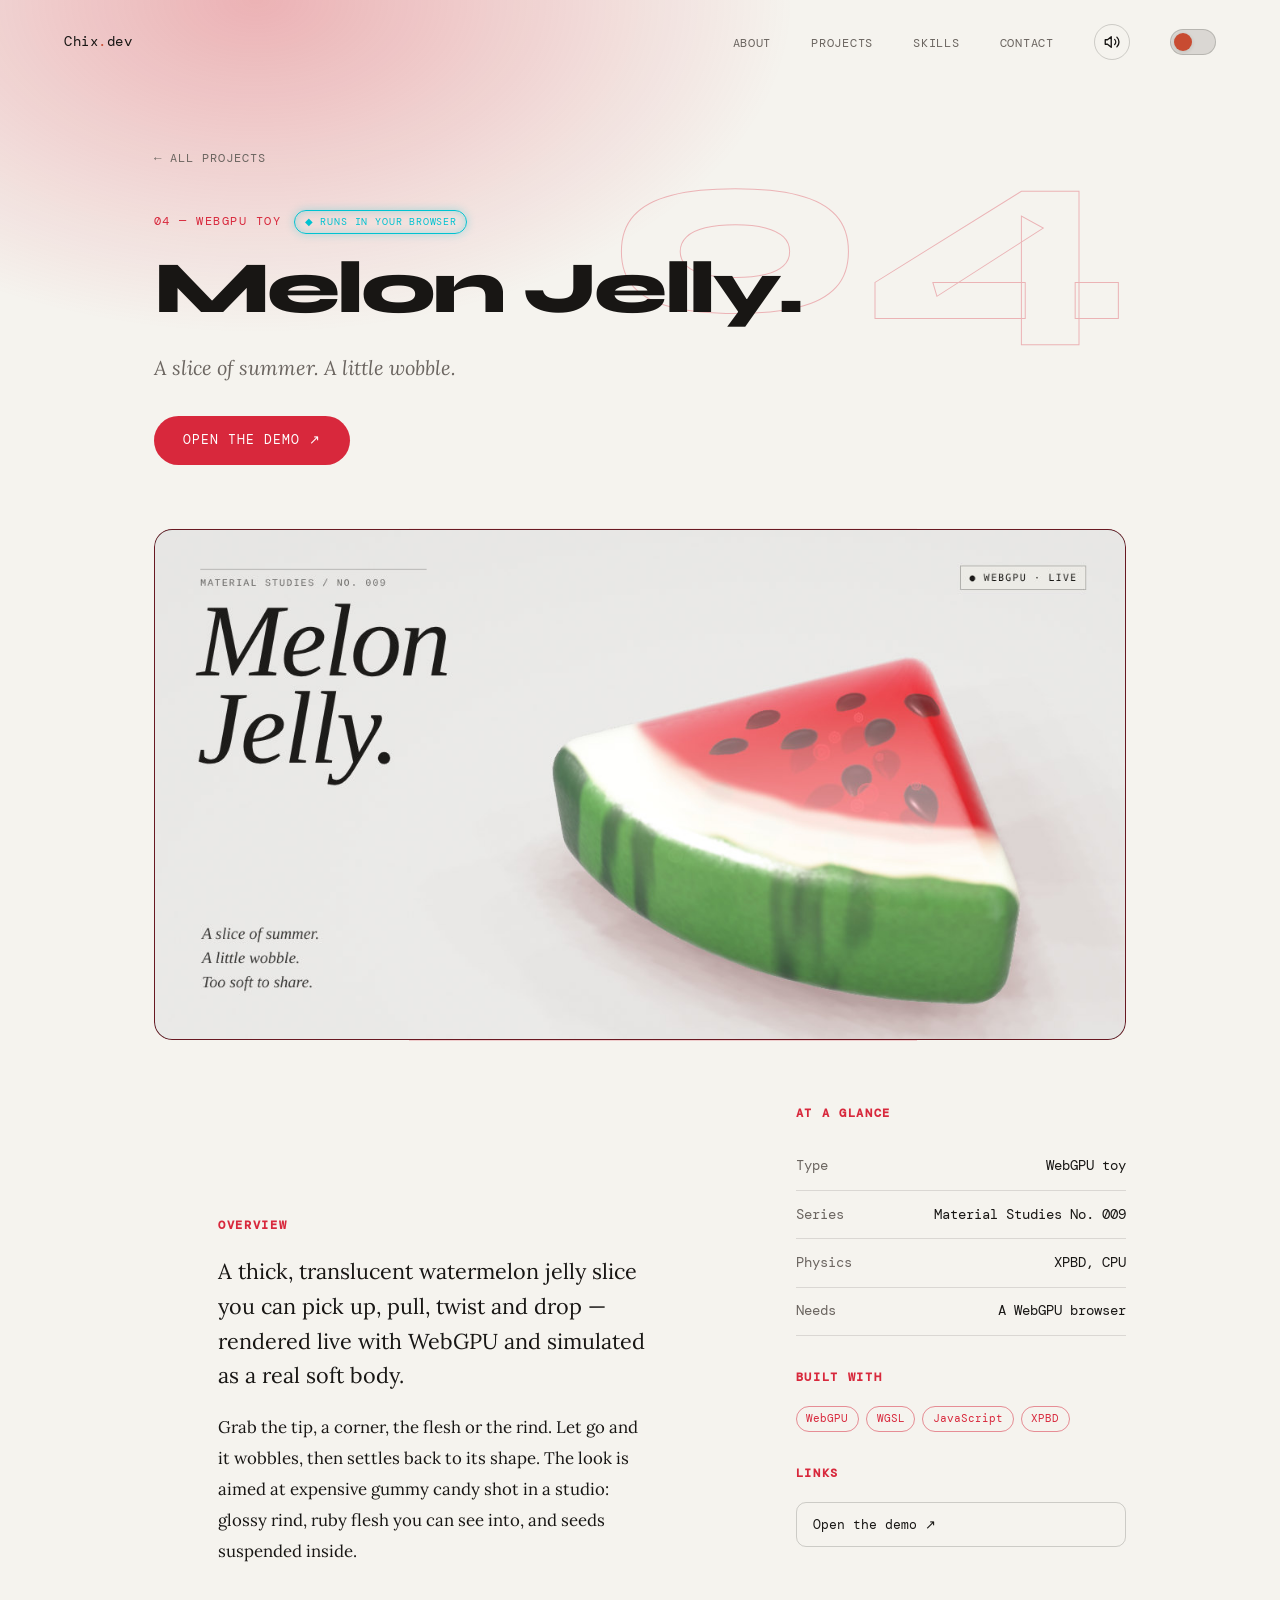
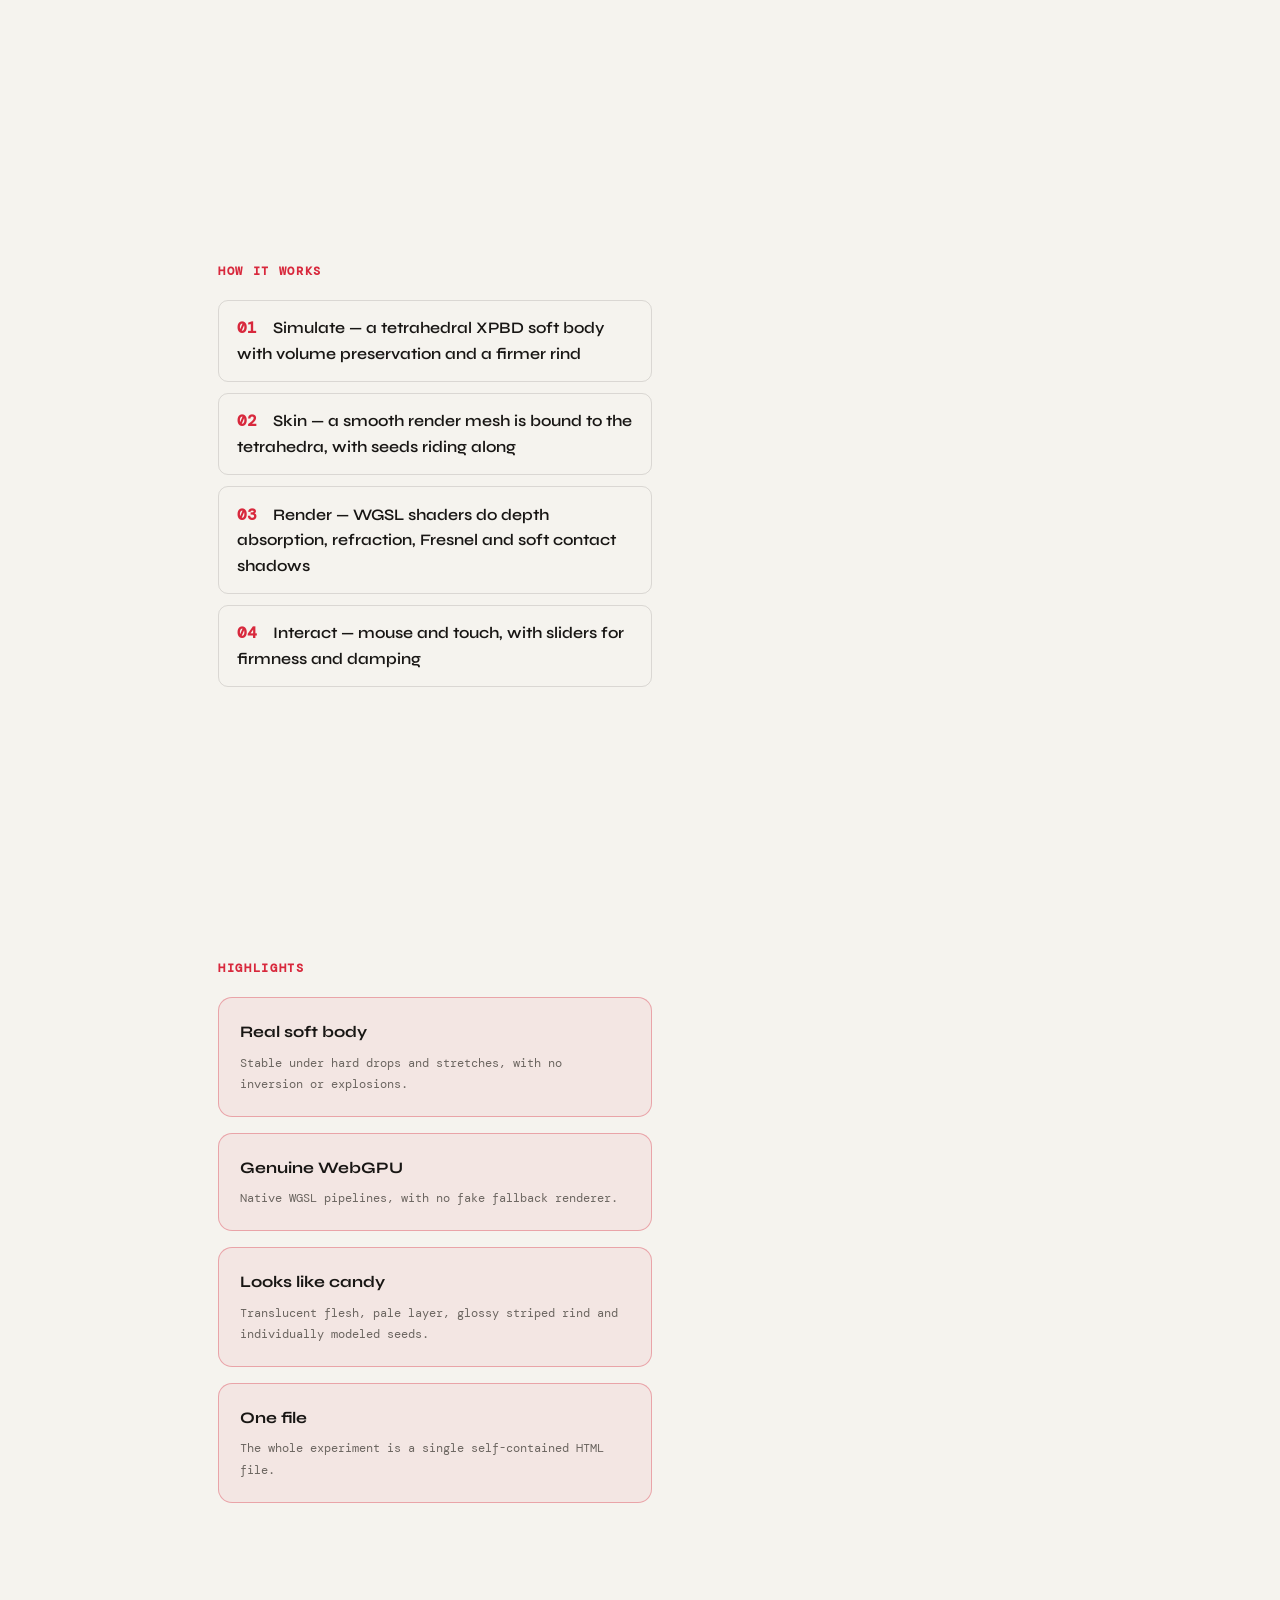
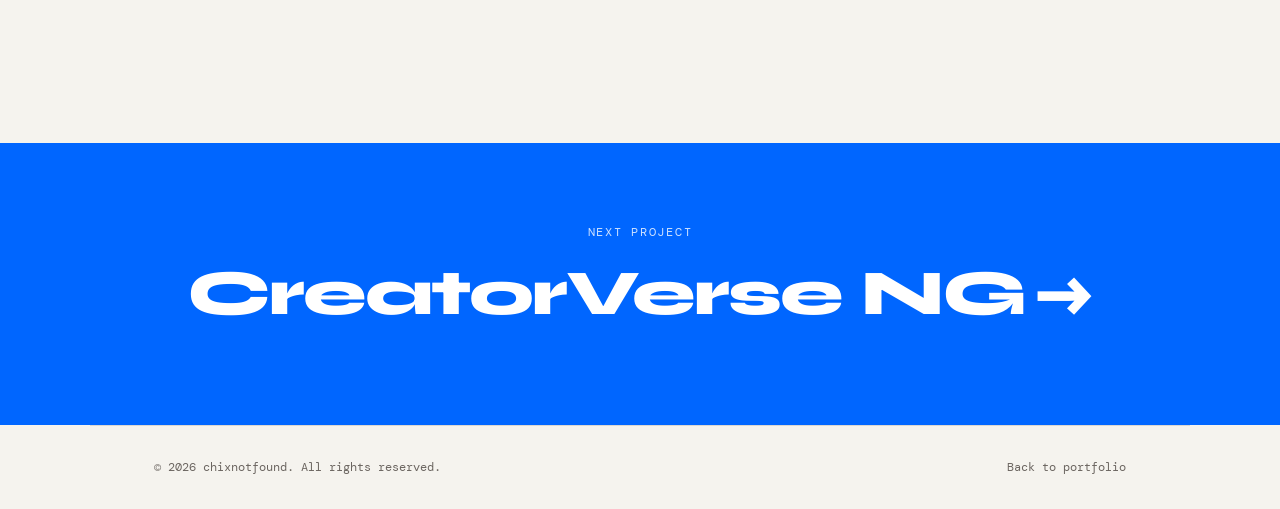
<file: projects/melon-jelly.html>
<!DOCTYPE html>
<html lang="en" data-theme="light">
<head>
    <meta charset="UTF-8" /><meta name="viewport" content="width=device-width, initial-scale=1.0" />
    <title>Melon Jelly — Chix.dev</title>
    <meta name="description" content="An interactive 3D watermelon jelly slice you can grab, stretch and wobble — a real-time soft-body simulation in WebGPU." />
    <meta property="og:title" content="Melon Jelly — Chix.dev" /><meta property="og:description" content="An interactive 3D watermelon jelly slice you can grab, stretch and wobble — a real-time soft-body simulation in WebGPU." />
    <meta property="og:image" content="https://www.chix-dev.name.ng/image/melon-jelly-og.jpg" />
    <link rel="icon" href="/favicon.ico" sizes="any" /><link rel="apple-touch-icon" href="/apple-touch-icon.png" />
    <meta name="theme-color" content="#D8283C" />
    <link rel="preconnect" href="https://fonts.googleapis.com" /><link rel="preconnect" href="https://fonts.gstatic.com" crossorigin />
    <link href="https://fonts.googleapis.com/css2?family=Syne:wght@400;600;700;800&family=DM+Mono:ital,wght@0,300;0,400;1,300&family=Lora:ital,wght@0,400;1,400&display=swap" rel="stylesheet" />
    <script>try{var t=localStorage.getItem("theme")||(matchMedia("(prefers-color-scheme:dark)").matches?"dark":"light");document.documentElement.dataset.theme=t}catch(e){}</script>
    <link rel="stylesheet" href="../assets/site.css" />
    <noscript><style>[data-in]{opacity:1!important;transform:none!important;clip-path:none!important}</style></noscript>
</head>
<body class="detail" style="--c:#D8283C">
    <div class="pt-cover" aria-hidden="true"><span>Melon Jelly</span></div>
    <nav id="navbar" class="scrolled">
        <a href="../index.html" class="nav-logo">Chix<span>.</span>dev</a>
        <div class="nav-inner">
            <ul class="nav-links">
                <li><a href="../index.html#about">About</a></li><li><a href="../index.html#projects">Projects</a></li>
                <li><a href="../index.html#skills">Skills</a></li><li><a href="../index.html#contact">Contact</a></li>
            </ul>
            <button class="nav-burger" id="navBurger" aria-label="Toggle menu" aria-expanded="false"><span></span></button>
            <button class="theme-toggle" id="themeToggle" aria-label="Toggle dark mode"><span class="theme-toggle-thumb"></span></button>
        </div>
    </nav>
    <header class="d-hero">
        <a class="d-back" href="../index.html#projects">← All projects</a>
        <div class="d-ghost" aria-hidden="true">04</div>
        <div class="d-meta">04 — WebGPU toy <span class="chain-badge">◆ Runs in your browser</span></div>
        <h1 class="d-title" aria-label="Melon Jelly."><span class="w"><span class="ch" style="--i:1">M</span><span class="ch" style="--i:2">e</span><span class="ch" style="--i:3">l</span><span class="ch" style="--i:4">o</span><span class="ch" style="--i:5">n</span></span> <span class="w"><span class="ch" style="--i:6">J</span><span class="ch" style="--i:7">e</span><span class="ch" style="--i:8">l</span><span class="ch" style="--i:9">l</span><span class="ch" style="--i:10">y</span><span class="ch" style="--i:11">.</span></span></h1>
        <p class="d-tag">A slice of summer. A little wobble.</p>
        <div class="d-actions"><a class="d-cta" href="https://chixjelly.vercel.app" target="_blank" rel="noopener">Open the demo ↗</a></div>
    </header>
    <main class="d-main">
        <div class="d-visual" data-in><img src="../image/melon-jelly-og.jpg" alt="Melon Jelly — translucent ruby watermelon jelly slice with a glossy green rind" loading="lazy"></div>
        <div class="d-grid">
            <div><section class="d-sec" data-in style="--d:0s"><h2 class="d-h">Overview</h2><p class="d-lead">A thick, translucent watermelon jelly slice you can pick up, pull, twist and drop — rendered live with WebGPU and simulated as a real soft body.</p><p class="about-text">Grab the tip, a corner, the flesh or the rind. Let go and it wobbles, then settles back to its shape. The look is aimed at expensive gummy candy shot in a studio: glossy rind, ruby flesh you can see into, and seeds suspended inside.</p></section><section class="d-sec" data-in style="--d:0s"><h2 class="d-h">How it works</h2><ol class="d-steps"><li>Simulate — a tetrahedral XPBD soft body with volume preservation and a firmer rind</li><li>Skin — a smooth render mesh is bound to the tetrahedra, with seeds riding along</li><li>Render — WGSL shaders do depth absorption, refraction, Fresnel and soft contact shadows</li><li>Interact — mouse and touch, with sliders for firmness and damping</li></ol></section><section class="d-sec" data-in style="--d:0s"><h2 class="d-h">Highlights</h2><div class="d-feat-grid"><div class="d-card"><h4>Real soft body</h4><p>Stable under hard drops and stretches, with no inversion or explosions.</p></div><div class="d-card"><h4>Genuine WebGPU</h4><p>Native WGSL pipelines, with no fake fallback renderer.</p></div><div class="d-card"><h4>Looks like candy</h4><p>Translucent flesh, pale layer, glossy striped rind and individually modeled seeds.</p></div><div class="d-card"><h4>One file</h4><p>The whole experiment is a single self-contained HTML file.</p></div></div></section></div>
            <aside class="d-side" data-in style="--d:.15s"><h3 class="d-h small" style="margin-top:0">At a glance</h3><div class="meta-row"><span class="meta-key">Type</span><span class="meta-val">WebGPU toy</span></div><div class="meta-row"><span class="meta-key">Series</span><span class="meta-val">Material Studies No. 009</span></div><div class="meta-row"><span class="meta-key">Physics</span><span class="meta-val">XPBD, CPU</span></div><div class="meta-row"><span class="meta-key">Needs</span><span class="meta-val">A WebGPU browser</span></div>
                <h3 class="d-h small">Built with</h3><div class="pcard-tags d-stack"><span>WebGPU</span><span>WGSL</span><span>JavaScript</span><span>XPBD</span></div>
                <h3 class="d-h small">Links</h3><div class="d-links"><a href="https://chixjelly.vercel.app" target="_blank" rel="noopener">Open the demo ↗</a></div></aside>
        </div>
    </main>
    <a class="d-next" href="creatorverse.html" style="--n:#0066FF"><span>Next project</span><strong>CreatorVerse NG <i>→</i></strong></a>
    <footer><p>© 2026 chixnotfound. All rights reserved.</p><p><a href="../index.html">Back to portfolio</a></p></footer>
    <script src="../assets/site.js" defer></script>
</body>
</html>
</file>
<file: assets/site.css>
*,
        *::before,
        *::after {
            box-sizing: border-box;
            margin: 0;
            padding: 0;
        }

        :root {
            --bg: #F5F3EE;
            --bg-secondary: #edeae3;
            --ink: #181614;
            --mid: #6B6560;
            --accent: #C84B31;
            --accent-glow: rgba(200, 75, 49, 0.25);
            --line: rgba(24, 22, 20, 0.12);
            --line-strong: rgba(24, 22, 20, 0.18);
            --hero-bg-number: rgba(24, 22, 20, 0.035);
            --skill-dot: #181614;
            --skill-dot-dim: #6B6560;
            --tag-border: rgba(24, 22, 20, 0.12);
            --tag-color: #6B6560;
            --input-border: rgba(24, 22, 20, 0.12);
            --neon: #00c2d1;
            --neon-2: #ff2ec4;
            --neon-glow: rgba(0, 194, 209, 0.3);
            --neon-glow-2: rgba(255, 46, 196, 0.28);
            --mono: 'DM Mono', monospace;
            --sans: 'Syne', sans-serif;
            --serif: 'Lora', serif;
            --transition-theme: 0.35s ease;
        }

        [data-theme="dark"] {
            --bg: #121110;
            --bg-secondary: #1a1816;
            --ink: #e8e4dd;
            --mid: #9e9890;
            --accent: #e86741;
            --accent-glow: rgba(232, 103, 65, 0.3);
            --line: rgba(232, 228, 221, 0.1);
            --line-strong: rgba(232, 228, 221, 0.16);
            --hero-bg-number: rgba(232, 228, 221, 0.025);
            --skill-dot: #e8e4dd;
            --skill-dot-dim: #9e9890;
            --tag-border: rgba(232, 228, 221, 0.16);
            --tag-color: #9e9890;
            --input-border: rgba(232, 228, 221, 0.14);
            --neon: #2be9ff;
            --neon-2: #ff59d6;
            --neon-glow: rgba(43, 233, 255, 0.4);
            --neon-glow-2: rgba(255, 89, 214, 0.32);
        }

        html {
            scroll-behavior: smooth;
        }

        body {
            background: var(--bg);
            color: var(--ink);
            font-family: var(--sans);
            font-size: 16px;
            line-height: 1.6;
            -webkit-font-smoothing: antialiased;
            transition: background-color var(--transition-theme), color var(--transition-theme);
            position: relative;
            overflow-x: hidden;
        }

        /* ── Grain overlay (dark mode only) ── */
        body::after {
            content: '';
            position: fixed;
            inset: 0;
            z-index: 9998;
            pointer-events: none;
            opacity: 0;
            transition: opacity var(--transition-theme);
            background-image: url("data:image/svg+xml,%3Csvg viewBox='0 0 256 256' xmlns='http://www.w3.org/2000/svg'%3E%3Cfilter id='noise'%3E%3CfeTurbulence type='fractalNoise' baseFrequency='0.9' numOctaves='4' stitchTiles='stitch'/%3E%3C/filter%3E%3Crect width='100%25' height='100%25' filter='url(%23noise)' opacity='0.04'/%3E%3C/svg%3E");
            background-repeat: repeat;
            background-size: 180px 180px;
        }
        [data-theme="dark"] body::after {
            opacity: 1;
        }

        /* ── Neon top hairline ── */
        body::before {
            content: '';
            position: fixed;
            top: 0;
            left: 0;
            right: 0;
            height: 2px;
            z-index: 9997;
            pointer-events: none;
            background: linear-gradient(90deg, var(--accent), var(--neon) 45%, var(--neon-2) 85%);
            opacity: 0.55;
            box-shadow: 0 0 16px var(--neon-glow), 0 0 24px var(--neon-glow-2);
            transition: opacity var(--transition-theme), box-shadow var(--transition-theme);
        }
        [data-theme="dark"] body::before {
            opacity: 0.85;
        }

        /* ── Nav ── */
        nav {
            position: fixed;
            top: 0;
            left: 0;
            right: 0;
            z-index: 100;
            display: flex;
            align-items: center;
            justify-content: space-between;
            padding: 1.5rem 4rem;
            background: transparent;
            border-bottom: 1px solid transparent;
            animation: fadeDown 0.8s ease both;
            transition: background-color 0.4s ease, border-bottom-color 0.4s ease, backdrop-filter 0.4s ease;
        }
        nav.scrolled {
            background: var(--bg);
            border-bottom: 1px solid var(--line);
            backdrop-filter: blur(18px);
            -webkit-backdrop-filter: blur(18px);
        }
        [data-theme="dark"] nav.scrolled {
            background: rgba(18, 17, 16, 0.82);
        }
        .nav-inner {
            display: flex;
            align-items: center;
            gap: 2.5rem;
        }
        .nav-logo {
            font-family: var(--mono);
            font-size: 0.85rem;
            letter-spacing: 0.04em;
            color: var(--ink);
            text-decoration: none;
            transition: color var(--transition-theme);
        }
        .nav-logo span {
            color: var(--accent);
            transition: color var(--transition-theme);
        }
        .nav-links {
            display: flex;
            gap: 2.5rem;
            list-style: none;
        }
        .nav-links a {
            font-family: var(--mono);
            font-size: 0.78rem;
            letter-spacing: 0.06em;
            text-transform: uppercase;
            color: var(--mid);
            text-decoration: none;
            transition: color 0.2s;
        }
        .nav-links a:hover {
            color: var(--ink);
        }

        /* ── Theme toggle ── */
        .theme-toggle {
            position: relative;
            width: 46px;
            height: 26px;
            background: var(--line);
            border: 1.5px solid var(--line-strong);
            border-radius: 30px;
            transition: background var(--transition-theme), border-color var(--transition-theme);
            flex-shrink: 0;
            outline: none;
            -webkit-tap-highlight-color: transparent;
        }
        .theme-toggle:hover {
            border-color: var(--accent);
        }
        .theme-toggle-thumb {
            position: absolute;
            top: 3px;
            left: 3px;
            width: 18px;
            height: 18px;
            border-radius: 50%;
            background: var(--accent);
            transition: transform 0.35s cubic-bezier(0.34, 1.56, 0.64, 1), background var(--transition-theme);
            box-shadow: 0 1px 4px rgba(0, 0, 0, 0.12);
            display: flex;
            align-items: center;
            justify-content: center;
        }
        .theme-toggle-thumb::after {
            content: '';
            width: 6px;
            height: 6px;
            border-radius: 50%;
            background: #fff;
            transition: transform 0.35s cubic-bezier(0.34, 1.56, 0.64, 1), opacity 0.25s ease;
            opacity: 0;
            transform: scale(0);
        }
        [data-theme="dark"] .theme-toggle-thumb {
            transform: translateX(20px);
            background: #f0c040;
        }
        [data-theme="dark"] .theme-toggle-thumb::after {
            opacity: 1;
            transform: scale(1);
        }
        [data-theme="dark"] .theme-toggle {
            background: rgba(232, 228, 221, 0.15);
            border-color: rgba(232, 228, 221, 0.22);
        }

        /* ── Sections ── */
        section {
            padding: 7rem 4rem;
            max-width: 1100px;
            margin: 0 auto;
        }

        /* ── Hero ── */
        #hero {
            min-height: 100vh;
            display: flex;
            flex-direction: column;
            justify-content: center;
            padding-top: 8rem;
            position: relative;
            overflow: hidden;
        }
        .hero-label {
            font-family: var(--mono);
            font-size: 0.78rem;
            letter-spacing: 0.14em;
            text-transform: uppercase;
            color: var(--accent);
            margin-bottom: 2rem;
            animation: fadeUp 0.9s 0.2s ease both;
            transition: color var(--transition-theme);
            display: inline-flex;
            align-items: center;
            gap: 0.5rem;
        }
        .hero-label::after {
            content: '';
            display: inline-block;
            width: 7px;
            height: 14px;
            background: var(--accent);
            animation: labelBlink 1s step-end infinite;
            border-radius: 1px;
            transition: background var(--transition-theme);
        }
        .hero-name {
            font-family: var(--sans);
            font-size: clamp(3.5rem, 9vw, 8rem);
            font-weight: 800;
            line-height: 0.95;
            letter-spacing: -0.03em;
            animation: fadeUp 0.9s 0.35s ease both;
            transition: color var(--transition-theme);
        }
        .hero-name em {
            font-style: italic;
            font-family: var(--serif);
            font-weight: 400;
            color: var(--accent);
            transition: color var(--transition-theme);
        }
        [data-theme="dark"] .hero-name {
            text-shadow: 0 0 60px var(--accent-glow), 0 0 120px rgba(232, 103, 65, 0.12);
            animation: fadeUp 0.9s 0.35s ease both, heroGlow 4s ease-in-out 1.5s infinite;
        }
        .hero-tagline {
            margin-top: 2.5rem;
            max-width: 500px;
            font-family: var(--mono);
            font-size: 0.92rem;
            color: var(--mid);
            line-height: 1.8;
            animation: fadeUp 0.9s 0.5s ease both;
            transition: color var(--transition-theme);
            position: relative;
        }
        .hero-cta {
            margin-top: 3rem;
            display: flex;
            gap: 1.5rem;
            align-items: center;
            animation: fadeUp 0.9s 0.65s ease both;
        }
        .btn {
            display: inline-flex;
            align-items: center;
            gap: 0.6rem;
            font-family: var(--mono);
            font-size: 0.8rem;
            letter-spacing: 0.08em;
            text-transform: uppercase;
            text-decoration: none;
            padding: 0.85rem 1.8rem;
            border: 1.5px solid var(--ink);
            color: var(--ink);
            transition: background 0.22s, color 0.22s, border-color var(--transition-theme), box-shadow 0.22s;
            position: relative;
        }
        .btn:hover {
            background: var(--ink);
            color: var(--bg);
            box-shadow: 0 8px 30px rgba(0, 0, 0, 0.1);
        }
        .btn-ghost {
            border-color: transparent;
            padding-left: 0;
        }
        .btn-ghost:hover {
            background: transparent;
            color: var(--accent);
            box-shadow: none;
        }
        .btn-pulse {
            animation: btnPulse 3s ease-in-out 2s infinite;
        }
        .hero-scroll {
            position: absolute;
            right: 4rem;
            bottom: 3rem;
            display: flex;
            flex-direction: column;
            align-items: center;
            gap: 0.6rem;
            font-family: var(--mono);
            font-size: 0.72rem;
            letter-spacing: 0.1em;
            text-transform: uppercase;
            color: var(--mid);
            writing-mode: vertical-rl;
            animation: fadeUp 0.9s 1s ease both;
            transition: color var(--transition-theme);
        }
        .hero-scroll::after {
            content: '';
            width: 1px;
            height: 60px;
            background: var(--mid);
            animation: scrollLine 1.8s 1.2s ease-in-out infinite;
            transition: background var(--transition-theme);
        }
        .hero-bg-number {
            position: absolute;
            right: -0.05em;
            bottom: -0.2em;
            font-family: var(--sans);
            font-size: clamp(12rem, 30vw, 28rem);
            font-weight: 800;
            color: var(--hero-bg-number);
            line-height: 1;
            pointer-events: none;
            user-select: none;
            animation: floatNumber 7s ease-in-out infinite;
            transition: color var(--transition-theme);
        }

        /* ── Divider ── */
        .divider {
            height: 1px;
            background: var(--line);
            max-width: 1100px;
            margin: 0 auto;
            transition: background var(--transition-theme);
        }

        /* ── About ── */
        #about {
            display: grid;
            grid-template-columns: 1fr 1.6fr;
            gap: 6rem;
            align-items: start;
        }
        .about-label {
            font-family: var(--mono);
            font-size: 0.78rem;
            letter-spacing: 0.14em;
            text-transform: uppercase;
            color: var(--accent);
            margin-bottom: 1rem;
            transition: color var(--transition-theme);
        }
        .about-heading {
            font-family: var(--sans);
            font-weight: 700;
            font-size: 2rem;
            line-height: 1.2;
            letter-spacing: -0.02em;
            transition: color var(--transition-theme);
        }
        .about-text {
            font-family: var(--serif);
            font-size: 1.05rem;
            line-height: 1.85;
            color: var(--ink);
            margin-bottom: 1.4rem;
            transition: color var(--transition-theme);
        }
        .about-meta {
            display: flex;
            flex-direction: column;
            gap: 1rem;
            margin-top: 2.5rem;
        }
        .meta-row {
            display: flex;
            gap: 1rem;
            font-family: var(--mono);
            font-size: 0.8rem;
            transition: color var(--transition-theme);
        }
        .meta-key {
            color: var(--mid);
            min-width: 90px;
            transition: color var(--transition-theme);
        }
        .meta-val {
            color: var(--ink);
            transition: color var(--transition-theme);
        }
        .about-sticky {
            position: sticky;
            top: 7rem;
        }

        /* ── Projects ── */
        .section-header {
            display: flex;
            justify-content: space-between;
            align-items: baseline;
            margin-bottom: 4rem;
            border-bottom: 1px solid var(--line);
            padding-bottom: 1.5rem;
            transition: border-color var(--transition-theme);
        }
        .section-heading {
            font-family: var(--sans);
            font-weight: 800;
            font-size: 2.8rem;
            letter-spacing: -0.03em;
            transition: color var(--transition-theme);
        }
        .section-count {
            font-family: var(--mono);
            font-size: 0.78rem;
            color: var(--mid);
            letter-spacing: 0.1em;
            transition: color var(--transition-theme);
        }
        .projects-grid {
            display: grid;
            grid-template-columns: 1fr 1fr;
            gap: 2px;
        }
        .project-card {
            position: relative;
            padding: 2.5rem;
            border: 1px solid var(--line);
            background: var(--bg);
            overflow: hidden;
            transition: background 0.3s ease, transform 0.35s ease, box-shadow 0.35s ease, border-color var(--transition-theme);
        }
        .project-card:hover {
            border-color: var(--accent);
            box-shadow: 0 0 0 1.5px var(--accent), 0 20px 50px rgba(0, 0, 0, 0.12);
            transform: translateY(-6px);
            z-index: 2;
        }
        [data-theme="dark"] .project-card:hover {
            box-shadow: 0 0 0 1.5px var(--accent), 0 20px 50px rgba(0, 0, 0, 0.45);
        }
        .project-card:hover .project-link {
            opacity: 1;
        }
        .project-num {
            font-family: var(--mono);
            font-size: 0.72rem;
            color: var(--accent);
            letter-spacing: 0.1em;
            margin-bottom: 1.5rem;
            transition: color 0.3s ease;
        }
        .project-title {
            font-family: var(--sans);
            font-weight: 700;
            font-size: 1.45rem;
            letter-spacing: -0.02em;
            line-height: 1.2;
            margin-bottom: 1rem;
            transition: color 0.3s ease;
        }
        .project-desc {
            font-family: var(--mono);
            font-size: 0.82rem;
            line-height: 1.7;
            color: var(--mid);
            margin-bottom: 1.8rem;
            transition: color 0.3s ease;
        }
        .project-tags {
            display: flex;
            flex-wrap: wrap;
            gap: 0.5rem;
        }
        .project-tags span {
            font-family: var(--mono);
            font-size: 0.7rem;
            letter-spacing: 0.06em;
            border: 1px solid var(--tag-border);
            padding: 0.2rem 0.6rem;
            color: var(--tag-color);
            transition: border-color 0.3s ease, color 0.3s ease;
        }
        .project-link {
            position: absolute;
            top: 2.5rem;
            right: 2.5rem;
            font-family: var(--mono);
            font-size: 1.3rem;
            color: var(--accent);
            text-decoration: none;
            opacity: 0;
            transition: opacity 0.3s ease, transform 0.3s ease;
        }
        .project-card:hover .project-link {
            transform: translate(4px, -4px);
        }
        .project-card.featured {
            grid-column: span 2;
            display: grid;
            grid-template-columns: 1fr 1fr;
            gap: 3rem;
            align-items: center;
        }
        .featured-visual {
            height: 260px;
            background: repeating-linear-gradient(45deg,
                    rgba(200, 75, 49, 0.06),
                    rgba(200, 75, 49, 0.06) 2px,
                    transparent 2px,
                    transparent 18px);
            border: 1px solid rgba(200, 75, 49, 0.2);
            display: flex;
            align-items: center;
            justify-content: center;
            transition: background 0.3s ease, border-color 0.3s ease;
        }
        [data-theme="dark"] .featured-visual {
            background: repeating-linear-gradient(45deg,
                    rgba(232, 103, 65, 0.08),
                    rgba(232, 103, 65, 0.08) 2px,
                    transparent 2px,
                    transparent 18px);
            border-color: rgba(232, 103, 65, 0.25);
        }
        .project-card:hover .featured-visual {
            border-color: rgba(200, 75, 49, 0.4);
        }
        .featured-visual span {
            font-family: var(--mono);
            font-size: 0.75rem;
            color: var(--accent);
            letter-spacing: 0.1em;
            transition: color 0.3s ease;
        }
                /* ── Video container ── */
                .video-container {
            position: relative;
            overflow: hidden;
            padding: 0;
            height: 260px;               /* same as original placeholder */
        }
        .video-container iframe {
            position: absolute;
            top: 0;
            left: 0;
            width: 100%;
            height: 100%;
            object-fit: cover;           /* crops to fill the box */
            border: none;
        }
        .video-container span {
            display: none;
        }
        .project-card:hover .video-container {
            border-color: rgba(200, 75, 49, 0.5);
        }
        [data-theme="dark"] .project-card:hover .video-container {
            border-color: rgba(232, 103, 65, 0.5);
        }

        /* ── Neon (on-chain project) accents ── */
        .chain-badge {
            display: inline-flex;
            align-items: center;
            gap: 0.35rem;
            font-family: var(--mono);
            font-size: 0.64rem;
            letter-spacing: 0.08em;
            text-transform: uppercase;
            color: var(--neon);
            border: 1px solid var(--neon);
            padding: 0.2rem 0.6rem;
            border-radius: 20px;
            box-shadow: 0 0 10px var(--neon-glow), inset 0 0 8px var(--neon-glow);
            transition: color var(--transition-theme), border-color var(--transition-theme), box-shadow var(--transition-theme);
        }
        .project-num {
            display: flex;
            align-items: center;
            flex-wrap: wrap;
            gap: 0.65rem;
        }
        .project-card.neon .project-num,
        .project-card.neon:hover .project-num {
            color: var(--neon);
        }
        .project-features {
            list-style: none;
            display: flex;
            flex-direction: column;
            gap: 0.55rem;
            margin: 0 0 1.8rem;
        }
        .project-features li {
            font-family: var(--mono);
            font-size: 0.8rem;
            line-height: 1.5;
            color: var(--mid);
            padding-left: 1.2rem;
            position: relative;
            transition: color 0.3s ease;
        }
        .project-features li::before {
            content: '›';
            position: absolute;
            left: 0;
            color: var(--neon);
            font-weight: 700;
        }
        .project-tags span.neon-tag {
            border-color: var(--neon);
            color: var(--neon);
            box-shadow: 0 0 8px var(--neon-glow);
        }
        .project-card:hover .project-tags span.neon-tag {
            border-color: var(--neon);
            color: var(--neon);
        }
        .image-container {
            padding: 0;
            overflow: hidden;
            background: #0c0c0c;
            border-color: var(--neon);
            box-shadow: 0 0 0 1px var(--neon-glow), 0 0 30px var(--neon-glow);
            animation: neonPulse 3.6s ease-in-out infinite;
        }
        .image-container img {
            width: 100%;
            height: 100%;
            object-fit: cover;
            object-position: top center;
            display: block;
            opacity: 0.94;
            transition: opacity 0.3s ease, transform 0.5s ease;
        }
        .project-card:hover .image-container img {
            opacity: 1;
            transform: scale(1.03);
        }
        @keyframes neonPulse {
            0%, 100% { box-shadow: 0 0 0 1px var(--neon-glow), 0 0 22px var(--neon-glow); }
            50% { box-shadow: 0 0 0 1px var(--neon-glow), 0 0 40px var(--neon-glow); }
        }

        /* ── Skills ── */
        .skills-grid {
            display: grid;
            grid-template-columns: repeat(3, 1fr);
            gap: 0;
            border: 1px solid var(--line);
            transition: border-color var(--transition-theme);
        }
        .skill-group {
            padding: 2.5rem;
            border-right: 1px solid var(--line);
            border-bottom: 1px solid var(--line);
            transition: border-color var(--transition-theme), background var(--transition-theme);
        }
        .skill-group:hover {
            background: var(--bg-secondary);
        }
        .skill-group:nth-child(3n) {
            border-right: none;
        }
        .skill-group:nth-last-child(-n+3) {
            border-bottom: none;
        }
        .skill-group-title {
            font-family: var(--mono);
            font-size: 0.72rem;
            letter-spacing: 0.14em;
            text-transform: uppercase;
            color: var(--accent);
            margin-bottom: 1.5rem;
            transition: color var(--transition-theme);
        }
        .skill-list {
            list-style: none;
            display: flex;
            flex-direction: column;
            gap: 0.6rem;
        }
        .skill-list li {
            font-family: var(--sans);
            font-size: 0.95rem;
            font-weight: 600;
            color: var(--ink);
            display: flex;
            align-items: center;
            gap: 0.7rem;
            transition: transform 0.25s ease, color var(--transition-theme);
            cursor: default;
        }
        .skill-list li:hover {
            transform: translateX(6px);
            color: var(--accent);
        }
        .skill-list li::before {
            content: '';
            width: 6px;
            height: 6px;
            background: var(--skill-dot);
            border-radius: 50%;
            flex-shrink: 0;
            transition: background var(--transition-theme), transform 0.25s ease;
        }
        .skill-list li:hover::before {
            transform: scale(1.6);
            background: var(--accent);
        }
        .skill-list li.dim {
            color: var(--mid);
            font-weight: 400;
        }
        .skill-list li.dim::before {
            background: var(--skill-dot-dim);
        }
        .skill-list li.dim:hover {
            color: var(--accent);
        }
        .skill-list li.dim:hover::before {
            background: var(--accent);
        }

        /* ── Contact ── */
        #contact {
            display: grid;
            grid-template-columns: 1fr 1fr;
            gap: 6rem;
            align-items: center;
        }
        .contact-heading {
            font-family: var(--sans);
            font-weight: 800;
            font-size: clamp(2.5rem, 5vw, 4rem);
            line-height: 1.05;
            letter-spacing: -0.03em;
            margin-bottom: 1.5rem;
            transition: color var(--transition-theme);
        }
        .contact-heading em {
            font-family: var(--serif);
            font-style: italic;
            color: var(--accent);
            font-weight: 400;
            transition: color var(--transition-theme);
        }
        .contact-sub {
            font-family: var(--mono);
            font-size: 0.85rem;
            color: var(--mid);
            line-height: 1.8;
            margin-bottom: 2.5rem;
            transition: color var(--transition-theme);
        }
        .contact-links {
            display: flex;
            flex-direction: column;
            gap: 1rem;
        }
        .contact-link {
            display: flex;
            align-items: center;
            justify-content: space-between;
            font-family: var(--sans);
            font-weight: 600;
            font-size: 1.1rem;
            color: var(--ink);
            text-decoration: none;
            padding-bottom: 1rem;
            border-bottom: 1px solid var(--line);
            transition: color 0.25s, border-color var(--transition-theme);
        }
        .contact-link:hover {
            color: var(--accent);
            border-bottom-color: var(--accent);
        }
        .contact-link span {
            font-size: 1.3rem;
            transition: transform 0.3s ease;
        }
        .contact-link:hover span {
            transform: translate(4px, -3px);
        }
        .contact-right {
            padding: 3rem;
            border: 1px solid var(--line);
            transition: border-color var(--transition-theme), box-shadow 0.3s ease;
        }
        .contact-right:focus-within {
            border-color: var(--accent);
            box-shadow: 0 0 30px var(--accent-glow);
        }
        .form-group {
            margin-bottom: 1.5rem;
        }
        .form-group label {
            display: block;
            font-family: var(--mono);
            font-size: 0.75rem;
            letter-spacing: 0.1em;
            text-transform: uppercase;
            color: var(--mid);
            margin-bottom: 0.5rem;
            transition: color var(--transition-theme);
        }
        .form-group input,
        .form-group textarea {
            width: 100%;
            background: transparent;
            border: none;
            border-bottom: 1px solid var(--input-border);
            color: var(--ink);
            font-family: var(--sans);
            font-size: 0.95rem;
            padding: 0.6rem 0;
            outline: none;
            transition: border-color 0.25s, color var(--transition-theme);
        }
        .form-group input:focus,
        .form-group textarea:focus {
            border-bottom-color: var(--accent);
        }
        .form-group textarea {
            resize: none;
            height: 90px;
        }
        .form-submit {
            width: 100%;
            background: var(--ink);
            color: var(--bg);
            border: none;
            font-family: var(--mono);
            font-size: 0.8rem;
            letter-spacing: 0.1em;
            text-transform: uppercase;
            padding: 1rem;
            transition: background 0.25s, color var(--transition-theme), transform 0.2s ease, box-shadow 0.25s;
        }
        .form-submit:hover {
            background: var(--accent);
            transform: translateY(-2px);
            box-shadow: 0 10px 25px var(--accent-glow);
        }
        .form-submit:active {
            transform: scale(0.97);
        }

        /* ── Footer ── */
        footer {
            max-width: 1100px;
            margin: 0 auto;
            padding: 2rem 4rem;
            display: flex;
            justify-content: space-between;
            align-items: center;
            border-top: 1px solid var(--line);
            transition: border-color var(--transition-theme);
        }
        footer p {
            font-family: var(--mono);
            font-size: 0.75rem;
            color: var(--mid);
            transition: color var(--transition-theme);
        }
        footer a {
            color: var(--mid);
            text-decoration: none;
            transition: color 0.25s;
            position: relative;
        }
        footer a:hover {
            color: var(--accent);
        }
        footer a::after {
            content: '';
            position: absolute;
            bottom: -2px;
            left: 0;
            width: 0;
            height: 1px;
            background: var(--accent);
            transition: width 0.3s ease;
        }
        footer a:hover::after {
            width: 100%;
        }

        /* ── Animations ── */
        @keyframes fadeUp {
            from {
                opacity: 0;
                transform: translateY(28px);
            }
            to {
                opacity: 1;
                transform: translateY(0);
            }
        }
        @keyframes fadeDown {
            from {
                opacity: 0;
                transform: translateY(-16px);
            }
            to {
                opacity: 1;
                transform: translateY(0);
            }
        }
        @keyframes scrollLine {
            0%,
            100% {
                opacity: 0.3;
                transform: scaleY(0.6);
                transform-origin: top;
            }
            50% {
                opacity: 1;
                transform: scaleY(1);
            }
        }
        @keyframes floatNumber {
            0%,
            100% {
                transform: translateY(0);
            }
            30% {
                transform: translateY(-18px);
            }
            60% {
                transform: translateY(-6px);
            }
            80% {
                transform: translateY(-14px);
            }
        }
        @keyframes labelBlink {
            0%,
            100% {
                opacity: 1;
            }
            50% {
                opacity: 0;
            }
        }
        @keyframes heroGlow {
            0%,
            100% {
                text-shadow: 0 0 40px var(--accent-glow), 0 0 80px rgba(232, 103, 65, 0.08);
            }
            50% {
                text-shadow: 0 0 70px var(--accent-glow), 0 0 140px rgba(232, 103, 65, 0.16);
            }
        }
        @keyframes btnPulse {
            0%,
            100% {
                box-shadow: 0 0 0 0 var(--accent-glow);
            }
            50% {
                box-shadow: 0 0 0 14px transparent;
            }
        }
        @keyframes spinOnce {
            from {
                transform: rotate(0deg);
            }
            to {
                transform: rotate(360deg);
            }
        }

        /* ── Reveal variants ── */
        .reveal {
            opacity: 0;
            transform: translateY(30px);
            transition: opacity 0.7s ease, transform 0.7s ease;
        }
        .reveal.visible {
            opacity: 1;
            transform: none;
        }
        .reveal-left {
            opacity: 0;
            transform: translateX(-30px);
            transition: opacity 0.7s ease, transform 0.7s ease;
        }
        .reveal-left.visible {
            opacity: 1;
            transform: none;
        }
        .reveal-right {
            opacity: 0;
            transform: translateX(30px);
            transition: opacity 0.7s ease, transform 0.7s ease;
        }
        .reveal-right.visible {
            opacity: 1;
            transform: none;
        }
        .reveal-scale {
            opacity: 0;
            transform: scale(0.92);
            transition: opacity 0.7s ease, transform 0.7s ease;
        }
        .reveal-scale.visible {
            opacity: 1;
            transform: none;
        }

        /* ── Responsive ── */
        @media (max-width: 800px) {
            nav {
                padding: 1.2rem 1.5rem;
            }
            .nav-inner {
                gap: 1.2rem;
            }
            .nav-links {
                gap: 1.2rem;
            }
            .nav-links a {
                font-size: 0.7rem;
            }
            .theme-toggle {
                width: 38px;
                height: 22px;
            }
            .theme-toggle-thumb {
                width: 15px;
                height: 15px;
                top: 2px;
                left: 2px;
            }
            [data-theme="dark"] .theme-toggle-thumb {
                transform: translateX(17px);
            }
            section {
                padding: 5rem 1.5rem;
            }
            #about {
                grid-template-columns: 1fr;
                gap: 2.5rem;
            }
            .about-sticky {
                position: static;
            }
            .projects-grid {
                grid-template-columns: 1fr;
            }
            .project-card.featured {
                grid-column: span 1;
                grid-template-columns: 1fr;
            }
                        .skills-grid {
                grid-template-columns: 1fr 1fr;
                border: none;
            }
            .skill-group {
                padding: 1.5rem 1rem;
                border: 1px solid var(--line);
                margin: 0;
            }
                        .skill-list li {
                font-size: 0.82rem;
                gap: 0.4rem;
            }
            .skill-list li::before {
                width: 5px;
                height: 5px;
            }
            .skill-group:nth-child(3n) {
                border-right: 1px solid var(--line);
            }
            .skill-group:nth-child(2n) {
                border-right: none;
            }
            .skill-group:nth-last-child(-n+3) {
                border-bottom: 1px solid var(--line);
            }
            .skill-group:nth-last-child(-n+2) {
                border-bottom: none;
            }
            #contact {
                grid-template-columns: 1fr;
                gap: 3rem;
            }
            .hero-scroll {
                right: 1.5rem;
                bottom: 2rem;
            }
            .hero-bg-number {
                font-size: clamp(7rem, 22vw, 16rem);
                right: -0.1em;
                bottom: -0.1em;
            }
            footer {
                flex-direction: column;
                gap: 0.5rem;
                text-align: center;
                padding: 2rem 1.5rem;
            }
        }

        /* ══ v2 upgrades ══ */
        body::before { transform-origin: 0 50%; transform: scaleX(var(--progress, 0)); transition: transform .1s linear, opacity var(--transition-theme); }
        a:focus-visible, button:focus-visible { outline: 2px solid var(--accent); outline-offset: 4px; }
        .now-building { display: inline-flex; align-items: center; gap: .6rem; margin-top: 1.8rem; padding: .5rem 1rem; border: 1px solid var(--line-strong); border-radius: 30px; font-family: var(--mono); font-size: .74rem; letter-spacing: .04em; color: var(--mid); text-decoration: none; width: fit-content; animation: fadeUp .9s .58s ease both; transition: border-color .25s, color .25s, transform .25s; }
        .now-building:hover { border-color: #0066FF; color: var(--ink); transform: translateY(-2px); }
        .now-building b { color: var(--ink); font-weight: 400; }
        .now-building em { font-style: normal; color: #0066FF; }
        .pulse-dot, .live-badge::before { width: 7px; height: 7px; border-radius: 50%; background: #0066FF; box-shadow: 0 0 10px #0066FF; animation: labelBlink 1.6s ease-in-out infinite; flex-shrink: 0; }
        .project-card::before { content: ''; position: absolute; inset: 0; pointer-events: none; opacity: 0; transition: opacity .35s; background: radial-gradient(420px circle at var(--mx, 50%) var(--my, 50%), var(--accent-glow), transparent 60%); }
        .project-card:hover::before { opacity: .55; }
        .project-card > div { position: relative; z-index: 1; }
        .project-card.cv { --cv: #0066FF; --cv-glow: rgba(0, 102, 255, .35); }
        [data-theme="dark"] .project-card.cv { --cv: #3d8bff; }
        .project-card.cv::before { background: radial-gradient(420px circle at var(--mx, 50%) var(--my, 50%), var(--cv-glow), transparent 60%); }
        .project-card.cv .project-num, .project-card.cv:hover .project-num { color: var(--cv); }
        .project-card.cv:hover { border-color: var(--cv); box-shadow: 0 0 0 1.5px var(--cv), 0 20px 50px var(--cv-glow); }
        .project-card.cv .project-link { color: var(--cv); }
        .project-card.cv .project-features li::before { color: var(--cv); }
        .project-tags span.cv-tag { border-color: var(--cv); color: var(--cv); }
        .live-badge { display: inline-flex; align-items: center; gap: .4rem; font-family: var(--mono); font-size: .64rem; letter-spacing: .08em; text-transform: uppercase; color: var(--cv); border: 1px solid var(--cv); padding: .2rem .6rem; border-radius: 20px; }
        .live-badge::before { content: ''; background: var(--cv); box-shadow: 0 0 8px var(--cv); }
        .cv-visual { height: 260px; display: flex; flex-direction: column; background: #0D0D0D; border: 1px solid var(--cv); border-radius: 8px; overflow: hidden; box-shadow: 0 0 34px var(--cv-glow); transition: transform .5s ease; }
        .project-card:hover .cv-visual { transform: scale(1.02); }
        .cv-bar { display: flex; align-items: center; gap: .4rem; padding: .55rem .8rem; background: #161616; border-bottom: 1px solid rgba(255,255,255,.08); }
        .cv-bar i { width: 8px; height: 8px; border-radius: 50%; background: #333; }
        .cv-bar span { margin-left: .6rem; font-family: var(--mono); font-size: .68rem; color: #8a8a8a; }
        .cv-body { position: relative; flex: 1; overflow: hidden; display: grid; place-content: center; text-align: center; background: radial-gradient(circle at 50% 0%, rgba(0,102,255,.35), transparent 65%), linear-gradient(rgba(255,255,255,.04) 1px, transparent 1px) 0 0/28px 28px, linear-gradient(90deg, rgba(255,255,255,.04) 1px, transparent 1px) 0 0/28px 28px, #0D0D0D; }
        .cv-body strong { display: block; font-family: var(--sans); font-weight: 800; font-size: 1.5rem; letter-spacing: -.02em; color: #fff; }
        .cv-body small { font-family: var(--mono); font-size: .7rem; color: #3d8bff; letter-spacing: .12em; text-transform: uppercase; }
        .cv-body img { position: absolute; inset: 0; width: 100%; height: 100%; object-fit: cover; object-position: top; }
        .nav-burger { display: none; width: 38px; height: 22px; padding: 0; background: none; border: 0; position: relative; }
        .nav-burger span, .nav-burger::before, .nav-burger::after { content: ''; position: absolute; left: 7px; right: 7px; height: 1.5px; background: var(--ink); transition: transform .3s, opacity .3s, top .3s; }
        .nav-burger::before { top: 5px; } .nav-burger span { top: 10px; } .nav-burger::after { top: 15px; }
        nav.open .nav-burger::before { top: 10px; transform: rotate(45deg); }
        nav.open .nav-burger span { opacity: 0; }
        nav.open .nav-burger::after { top: 10px; transform: rotate(-45deg); }
        @media (max-width: 700px) {
            .nav-burger { display: block; }
            .nav-links { position: fixed; top: 0; left: 0; right: 0; padding: 5.5rem 1.5rem 2rem; flex-direction: column; gap: 1.4rem; background: var(--bg); border-bottom: 1px solid var(--line); transform: translateY(-110%); transition: transform .4s ease; z-index: -1; }
            .nav-links a { font-size: .95rem; }
            nav.open .nav-links { transform: none; }
            .cv-visual { height: 220px; }
        }
        @media (prefers-reduced-motion: reduce) {
            *, *::before, *::after { animation-duration: .01ms !important; animation-iteration-count: 1 !important; transition-duration: .01ms !important; }
            html { scroll-behavior: auto; }
            .reveal, .reveal-left, .reveal-right, .reveal-scale { opacity: 1; transform: none; }
        }
    
/* ══ v3: horizontal project rail + detail pages ══ */
#projects { max-width: none; padding-inline: 0; overflow: hidden; }
#projects .section-header { max-width: 1100px; margin-inline: auto; padding-inline: 4rem; }
.rail-wrap { --pad: max(1.5rem, calc((100vw - 1100px) / 2 + 4rem)); }
.rail { display: flex; gap: 1.4rem; overflow-x: auto; padding: 1.5rem var(--pad) 2.5rem; scroll-snap-type: x mandatory; scroll-padding-inline: var(--pad); scrollbar-width: none; -webkit-overflow-scrolling: touch; overscroll-behavior-x: contain; }
.rail::-webkit-scrollbar { display: none; }
.rail.dragging { scroll-snap-type: none; cursor: grabbing; }
.rail.dragging .pcard { pointer-events: none; }
.pcard { position: relative; flex: 0 0 min(84vw, 440px); scroll-snap-align: start; display: flex; flex-direction: column; overflow: hidden; text-decoration: none; color: var(--ink); border: 1px solid color-mix(in srgb, var(--c) 45%, transparent); border-radius: 18px; background: linear-gradient(165deg, color-mix(in srgb, var(--c) 16%, var(--bg)), var(--bg) 72%); transition: transform .45s cubic-bezier(.2,.8,.2,1), box-shadow .45s, border-color .3s; user-select: none; -webkit-user-drag: none; }
.pcard::before { content: ''; position: absolute; inset: 0; z-index: 0; background: var(--c); clip-path: circle(0 at var(--mx, 50%) var(--my, 100%)); transition: clip-path .6s cubic-bezier(.2,.8,.2,1); }
.pcard:hover, .pcard:focus-visible { transform: translateY(-10px); border-color: var(--c); box-shadow: 0 28px 60px color-mix(in srgb, var(--c) 40%, transparent); }
.pcard:hover::before, .pcard:focus-visible::before { clip-path: circle(150% at var(--mx, 50%) var(--my, 100%)); }
.pcard > * { position: relative; z-index: 1; }
.pcard-visual { height: 220px; margin: 1rem 1rem 0; border-radius: 12px; overflow: hidden; background: #0D0D0D; transition: transform .5s; }
.pcard:hover .pcard-visual { transform: scale(1.02); }
.pcard-visual img { width: 100%; height: 100%; object-fit: cover; object-position: top; display: block; }
.pcard-visual .cv-visual { height: 100%; border-radius: 0; border: 0; box-shadow: none; }
.pcard-body { padding: 1.4rem 1.6rem 1.7rem; display: flex; flex-direction: column; gap: .9rem; flex: 1; transition: color .3s; }
.pcard-top { display: flex; justify-content: space-between; font-family: var(--mono); font-size: .7rem; letter-spacing: .1em; text-transform: uppercase; color: var(--c); transition: color .3s; }
.pcard-title { font-size: 1.7rem; font-weight: 800; letter-spacing: -.03em; line-height: 1.1; }
.pcard-desc { font-family: var(--mono); font-size: .8rem; line-height: 1.7; color: var(--mid); transition: color .3s; }
.pcard-tags { display: flex; flex-wrap: wrap; gap: .45rem; }
.pcard-tags span { font-family: var(--mono); font-size: .68rem; padding: .2rem .6rem; border: 1px solid color-mix(in srgb, var(--c) 50%, transparent); border-radius: 20px; color: var(--c); transition: color .3s, border-color .3s; }
.pcard-cta { margin-top: auto; padding-top: .6rem; font-family: var(--mono); font-size: .78rem; letter-spacing: .08em; text-transform: uppercase; display: inline-flex; gap: .6rem; align-items: center; }
.pcard-cta i { font-style: normal; transition: transform .3s; }
.pcard:hover .pcard-cta i { transform: translateX(8px); }
.pcard:hover .pcard-top, .pcard:hover .pcard-desc, .pcard:hover .pcard-title, .pcard:hover .pcard-cta { color: #fff; }
.pcard:hover .pcard-tags span { color: #fff; border-color: rgba(255,255,255,.6); }
.yt-visual, .img-visual { position: relative; height: 100%; }
.yt-visual .play { position: absolute; inset: 0; display: grid; place-content: center; font-size: 2rem; color: #fff; background: rgba(0,0,0,.28); }
.rail-ui { max-width: 1100px; margin: 0 auto; padding: 0 4rem; display: flex; align-items: center; gap: 1.5rem; }
.rail-count { font-family: var(--mono); font-size: .8rem; color: var(--mid); } .rail-count b { color: var(--ink); font-weight: 400; }
.rail-bar { flex: 1; height: 2px; background: var(--line-strong); position: relative; overflow: hidden; }
.rail-bar span { position: absolute; inset: 0; background: var(--accent); transform-origin: 0 50%; transform: scaleX(.33); transition: transform .25s; }
.rail-btns { display: flex; gap: .6rem; }
.rail-btns button { width: 44px; height: 44px; border-radius: 50%; border: 1.5px solid var(--line-strong); background: transparent; color: var(--ink); font-size: 1rem; transition: background .2s, color .2s, border-color .2s; }
.rail-btns button:hover { background: var(--ink); color: var(--bg); }
.rail-hint { text-align: center; margin-top: 1.2rem; font-family: var(--mono); font-size: .72rem; letter-spacing: .12em; text-transform: uppercase; color: var(--mid); }
@media (max-width: 800px) { #projects .section-header, .rail-ui { padding-inline: 1.5rem; } .rail-btns { display: none; } }

/* detail pages */
body { animation: pageIn .6s ease both; } body.leaving { opacity: 0; transition: opacity .25s; }
@keyframes pageIn { from { opacity: 0; transform: translateY(10px); } to { opacity: 1; transform: none; } }
.d-hero { position: relative; padding: 9rem 4rem 4rem; max-width: 1100px; margin: 0 auto; }
.d-hero::before { content: ''; position: absolute; left: 50%; top: 0; width: 100vw; height: 100%; transform: translateX(-50%); z-index: -1; background: radial-gradient(60% 90% at 20% 0%, color-mix(in srgb, var(--c) 32%, transparent), transparent 70%); }
.d-back { font-family: var(--mono); font-size: .78rem; letter-spacing: .08em; text-transform: uppercase; color: var(--mid); text-decoration: none; }
.d-back:hover { color: var(--c); }
.d-meta { margin-top: 2.5rem; display: flex; gap: .8rem; align-items: center; font-family: var(--mono); font-size: .78rem; letter-spacing: .12em; text-transform: uppercase; color: var(--c); }
.d-title { font-size: clamp(2.8rem, 9vw, 7rem); font-weight: 800; letter-spacing: -.04em; line-height: .95; margin-top: 1rem; }
.d-tag { margin-top: 1.5rem; max-width: 560px; font-family: var(--serif); font-style: italic; font-size: 1.25rem; color: var(--mid); }
.d-cta, .d-next strong { display: inline-flex; gap: .6rem; }
.d-cta { margin-top: 2rem; font-family: var(--mono); font-size: .8rem; letter-spacing: .08em; text-transform: uppercase; text-decoration: none; padding: .9rem 1.8rem; background: var(--c); color: #fff; border-radius: 40px; transition: transform .25s, box-shadow .25s; }
.d-cta:hover { transform: translateY(-3px); box-shadow: 0 14px 34px color-mix(in srgb, var(--c) 45%, transparent); }
.d-main { max-width: 1100px; margin: 0 auto; padding: 0 4rem 5rem; }
.d-visual { border-radius: 18px; overflow: hidden; border: 1px solid color-mix(in srgb, var(--c) 45%, transparent); box-shadow: 0 30px 80px color-mix(in srgb, var(--c) 25%, transparent); background: #0D0D0D; }
.d-visual .cv-visual { height: clamp(260px, 46vw, 520px); border-radius: 0; border: 0; box-shadow: none; } .d-visual .cv-body strong { font-size: clamp(1.4rem, 4vw, 3rem); }
.d-visual img { width: 100%; display: block; }
.d-visual .yt-visual { display: none; }
.video-embed { position: relative; aspect-ratio: 16/9; } .video-embed iframe { position: absolute; inset: 0; width: 100%; height: 100%; border: 0; }
.d-grid { display: grid; grid-template-columns: 1.7fr 1fr; gap: 5rem; margin-top: 4rem; }
.d-h { font-family: var(--mono); font-size: .75rem; letter-spacing: .14em; text-transform: uppercase; color: var(--c); margin-bottom: 1.2rem; } .d-h.small { margin-top: 2rem; }
.d-sec { margin-bottom: 3rem; }
.d-steps { list-style: none; counter-reset: s; display: grid; gap: .7rem; } .d-steps li { counter-increment: s; font-weight: 600; padding: .9rem 1.1rem; border: 1px solid var(--line); border-radius: 10px; } .d-steps li::before { content: '0' counter(s); font-family: var(--mono); color: var(--c); margin-right: 1rem; }
.d-feats li::before { color: var(--c); } .d-stack span { color: var(--c); }
.d-side { position: sticky; top: 7rem; align-self: start; }
.d-next { display: block; padding: 5rem 4rem; text-decoration: none; color: #fff; background: var(--n); text-align: center; transition: filter .3s; } .d-next:hover { filter: brightness(1.1); }
.d-next span { display: block; font-family: var(--mono); font-size: .78rem; letter-spacing: .14em; text-transform: uppercase; opacity: .8; }
.d-next strong { justify-content: center; font-size: clamp(2rem, 7vw, 5rem); font-weight: 800; letter-spacing: -.03em; transition: gap .3s; } .d-next:hover strong { gap: 1.4rem; } .d-next i { font-style: normal; }
@media (max-width: 800px) { .d-hero { padding: 7rem 1.5rem 3rem; } .d-main { padding: 0 1.5rem 3.5rem; } .d-grid { grid-template-columns: 1fr; gap: 2rem; } .d-side { position: static; } .d-next { padding: 3.5rem 1.5rem; } }

/* ══ v4: long-text fixes, reveal, richer detail pages ══ */
.pcard > *, .pcard-body, .d-grid > *, .d-hero > * { min-width: 0; }
.pcard-title { font-size: clamp(1.1rem, 4.8vw, 1.7rem); overflow-wrap: anywhere; hyphens: auto; }
.pcard-desc, .pcard-tags span, .about-text, .d-tag, .d-card p, .d-feats li, .d-steps li { overflow-wrap: anywhere; }
.img-visual { display: grid; place-content: center; background: radial-gradient(circle at 50% 0%, color-mix(in srgb, var(--c) 45%, transparent), transparent 70%), #0D0D0D; }
.img-visual::before { content: attr(data-label); font-family: var(--sans); font-weight: 800; color: #fff; font-size: 1.2rem; }
.img-visual img { position: absolute; inset: 0; }
.d-title { font-size: clamp(1.5rem, 6.4vw, 4.6rem); line-height: 1.05; overflow-wrap: anywhere; }
.d-title .w { display: inline-block; white-space: nowrap; overflow: hidden; vertical-align: top; padding-bottom: .16em; margin-bottom: -.16em; }
.d-title .ch { display: inline-block; transform: translateY(118%) rotate(7deg); transform-origin: 0 100%; animation: chUp .95s cubic-bezier(.2, .9, .2, 1) forwards; animation-delay: calc(1.35s + var(--i) * 45ms); }
@keyframes chUp { to { transform: none; } }
.d-next strong { flex-wrap: wrap; font-size: clamp(1.3rem, 6vw, 4rem); overflow-wrap: anywhere; }
body.detail { animation: none; }
.pt-cover, .pt-out { position: fixed; inset: 0; z-index: 9999; background: var(--c); display: grid; place-content: center; text-align: center; color: #fff; pointer-events: none; padding: 0 1.5rem; }
.pt-cover span, .pt-out span { font-family: var(--sans); font-weight: 800; letter-spacing: -.03em; font-size: clamp(1.4rem, 7vw, 4rem); overflow-wrap: anywhere; }
.pt-cover { animation: ptWipe 1s cubic-bezier(.76, 0, .24, 1) .7s forwards; }
.pt-cover span { animation: ptName .5s ease .55s forwards; }
@keyframes ptWipe { from { clip-path: inset(0); } to { clip-path: inset(0 0 100% 0); visibility: hidden; } }
@keyframes ptName { to { opacity: 0; transform: translateY(-26px); } }
.pt-out { clip-path: circle(0 at var(--x) var(--y)); animation: ptExpand .75s cubic-bezier(.76, 0, .24, 1) forwards; }
.pt-out span { opacity: 0; transform: translateY(26px); animation: ptNameIn .45s ease .3s forwards; }
@keyframes ptExpand { to { clip-path: circle(150vmax at var(--x) var(--y)); } }
@keyframes ptNameIn { to { opacity: 1; transform: none; } }
.d-hero::before { animation: glowIn 1.8s ease 1s both; }
@keyframes glowIn { from { opacity: 0; transform: translateX(-50%) scale(.8); } to { opacity: 1; transform: translateX(-50%); } }
.d-back, .d-meta, .d-tag, .d-actions { opacity: 0; animation: fadeUp .8s ease forwards; }
.d-back { animation-delay: 1.25s; } .d-meta { animation-delay: 1.35s; } .d-tag { animation-delay: 2s; } .d-actions { animation-delay: 2.15s; }
.d-ghost { position: absolute; right: 4rem; top: 7rem; z-index: -1; font-family: var(--sans); font-weight: 800; line-height: 1; font-size: clamp(5rem, 22vw, 15rem); color: transparent; -webkit-text-stroke: 1px color-mix(in srgb, var(--c) 45%, transparent); opacity: 0; animation: ghostIn 1.4s ease 1.6s forwards; }
@keyframes ghostIn { from { opacity: 0; transform: translateY(30px); } to { opacity: .7; transform: none; } }
[data-in] { opacity: 0; transform: translateY(30px); transition: opacity .9s ease, transform .9s cubic-bezier(.2, .8, .2, 1); transition-delay: var(--d, 0s); }
[data-in].in { opacity: 1; transform: none; }
.d-visual[data-in] { clip-path: inset(16% 9% 16% 9% round 18px); transform: translateY(40px) scale(.95); transition: clip-path 1.2s cubic-bezier(.2, .8, .2, 1), opacity .9s, transform 1.2s cubic-bezier(.2, .8, .2, 1); }
.d-visual[data-in].in { clip-path: inset(0 round 18px); transform: none; }
.d-visual.portrait { display: grid; place-items: center; padding: 2.5rem 1rem; background: radial-gradient(circle at 50% 30%, color-mix(in srgb, var(--c) 35%, transparent), transparent 70%), #0D0D0D; }
.d-visual.portrait img { width: auto; max-width: 100%; max-height: 640px; border-radius: 14px; }
.d-lead { font-size: clamp(1.05rem, 2.4vw, 1.35rem); line-height: 1.6; margin-bottom: 1.2rem; font-family: var(--serif); }
.d-feat-grid { display: grid; grid-template-columns: repeat(auto-fit, minmax(min(100%, 240px), 1fr)); gap: 1rem; }
.d-card { padding: 1.3rem; border: 1px solid color-mix(in srgb, var(--c) 35%, transparent); border-radius: 14px; background: color-mix(in srgb, var(--c) 6%, transparent); transition: transform .3s, border-color .3s; }
.d-card:hover { transform: translateY(-4px); border-color: var(--c); }
.d-card h4 { font-size: 1rem; font-weight: 700; margin-bottom: .5rem; } .d-card p { font-family: var(--mono); font-size: .78rem; line-height: 1.7; color: var(--mid); }
.d-swatches { display: flex; flex-wrap: wrap; gap: .8rem; margin-top: 1.2rem; } .d-swatches span { display: inline-flex; align-items: center; gap: .5rem; font-family: var(--mono); font-size: .74rem; padding: .4rem .8rem; border: 1px solid var(--line-strong); border-radius: 30px; } .d-swatches i { width: 14px; height: 14px; border-radius: 50%; border: 1px solid rgba(255,255,255,.25); }
.d-side .meta-row { display: flex; justify-content: space-between; gap: 1rem; padding: .8rem 0; border-bottom: 1px solid var(--line); font-size: .85rem; } .d-side .meta-val { text-align: right; overflow-wrap: anywhere; }
.d-links { display: grid; gap: .6rem; margin-top: .4rem; } .d-links a { font-family: var(--mono); font-size: .8rem; color: var(--ink); text-decoration: none; padding: .7rem 1rem; border: 1px solid var(--line-strong); border-radius: 10px; transition: border-color .2s, color .2s; } .d-links a:hover { border-color: var(--c); color: var(--c); }
@media (max-width: 800px) { .d-ghost { right: 1.5rem; top: 5.5rem; } }
@media (prefers-reduced-motion: reduce) { .pt-cover, .pt-out { display: none; } .d-title .ch, .d-back, .d-meta, .d-tag, .d-actions, .d-ghost { animation: none; opacity: 1; transform: none; } [data-in], .d-visual[data-in] { opacity: 1; transform: none; clip-path: none; } }

/* ══ Hero name: .dev reveal on hover / tap ══ */
.hero-name { display: flex; align-items: baseline; width: fit-content; max-width: 100%; cursor: default; -webkit-tap-highlight-color: transparent; touch-action: manipulation; user-select: none; }
.hn-main { display: inline-block; transform-origin: 0 100%; transform: perspective(700px) rotateX(var(--ry, 0deg)) rotateY(var(--rx, 0deg)); transition: transform .25s ease-out, letter-spacing .5s cubic-bezier(.2, .9, .2, 1); will-change: transform; }
.hn-dev { display: inline-flex; align-items: baseline; overflow: hidden; max-width: 0; padding: .35em .1em .15em 0; margin: -.35em 0 -.15em; font-family: var(--mono); font-weight: 500; font-size: .5em; letter-spacing: -.02em; color: var(--accent); transition: max-width .7s cubic-bezier(.2, .9, .2, 1); }
.hn-dev i { font-style: normal; display: inline-block; opacity: 0; transform: translate(-1.4em, .6em) rotate(-24deg) scale(.3); transition: transform .65s cubic-bezier(.34, 1.9, .5, 1), opacity .3s ease, color .2s; transition-delay: calc(var(--k) * 70ms); cursor: pointer; }
.hn-dev::after { content: ""; width: .12em; height: .8em; margin-left: .1em; background: var(--accent); opacity: 0; align-self: center; }
.hero-name.is-on .hn-dev { max-width: 3.4em; margin-left: .06em; }
.hero-name.is-on .hn-dev i { opacity: 1; transform: none; }
.hero-name.is-on .hn-dev::after { animation: hnCaret 1s steps(1) .5s infinite; }
.hero-name.is-on .hn-dev i:hover, .hn-dev i.wob { animation: hnWob .5s ease; transition-delay: 0s; color: var(--ink); }
.hero-name.is-on .hn-main { letter-spacing: -.045em; }
@keyframes hnCaret { 0%, 100% { opacity: 1; } 50% { opacity: 0; } }
@keyframes hnWob { 30% { transform: translateY(-.35em) rotate(-10deg) scale(1.2); } 60% { transform: translateY(.05em) rotate(6deg); } 100% { transform: none; } }
@media (prefers-reduced-motion: reduce) { .hn-main, .hn-dev, .hn-dev i { transition: none; animation: none !important; } .hn-main { transform: none; } }

/* Easter egg: type "jelly" */
.egg-toast { position: fixed; left: 50%; bottom: 2rem; z-index: 10000; transform: translate(-50%, 2rem); opacity: 0; pointer-events: none; font-family: var(--mono); font-size: .8rem; letter-spacing: .06em; padding: .8rem 1.3rem; border-radius: 999px; background: #D8283C; color: #fff; box-shadow: 0 14px 40px rgba(216, 40, 60, .4); transition: transform .5s cubic-bezier(.34, 1.6, .5, 1), opacity .3s; white-space: nowrap; }
.egg-toast.show { transform: translate(-50%, 0); opacity: 1; }
body.jelly section, body.jelly footer { animation: jellyWob 1s ease-in-out 3; transform-origin: 50% 100%; }
body.jelly section:nth-of-type(even) { animation-delay: .12s; }
@keyframes jellyWob { 0%, 100% { transform: none; } 25% { transform: scale(1.012, .985) skewX(-.6deg); } 50% { transform: scale(.992, 1.012) skewX(.6deg); } 75% { transform: scale(1.006, .994); } }
@media (prefers-reduced-motion: reduce) { body.jelly section, body.jelly footer { animation: none; } }

/* Sound toggle */
.sound-toggle { display: grid; place-content: center; width: 36px; height: 36px; padding: 0; border: 1px solid var(--line-strong); border-radius: 50%; background: transparent; color: var(--ink); cursor: pointer; transition: border-color .2s, color .2s, transform .2s; }
.sound-toggle:hover { color: var(--accent); border-color: var(--accent); transform: scale(1.08); }
.sound-toggle[aria-pressed="false"] { color: var(--mid); }
</file>
